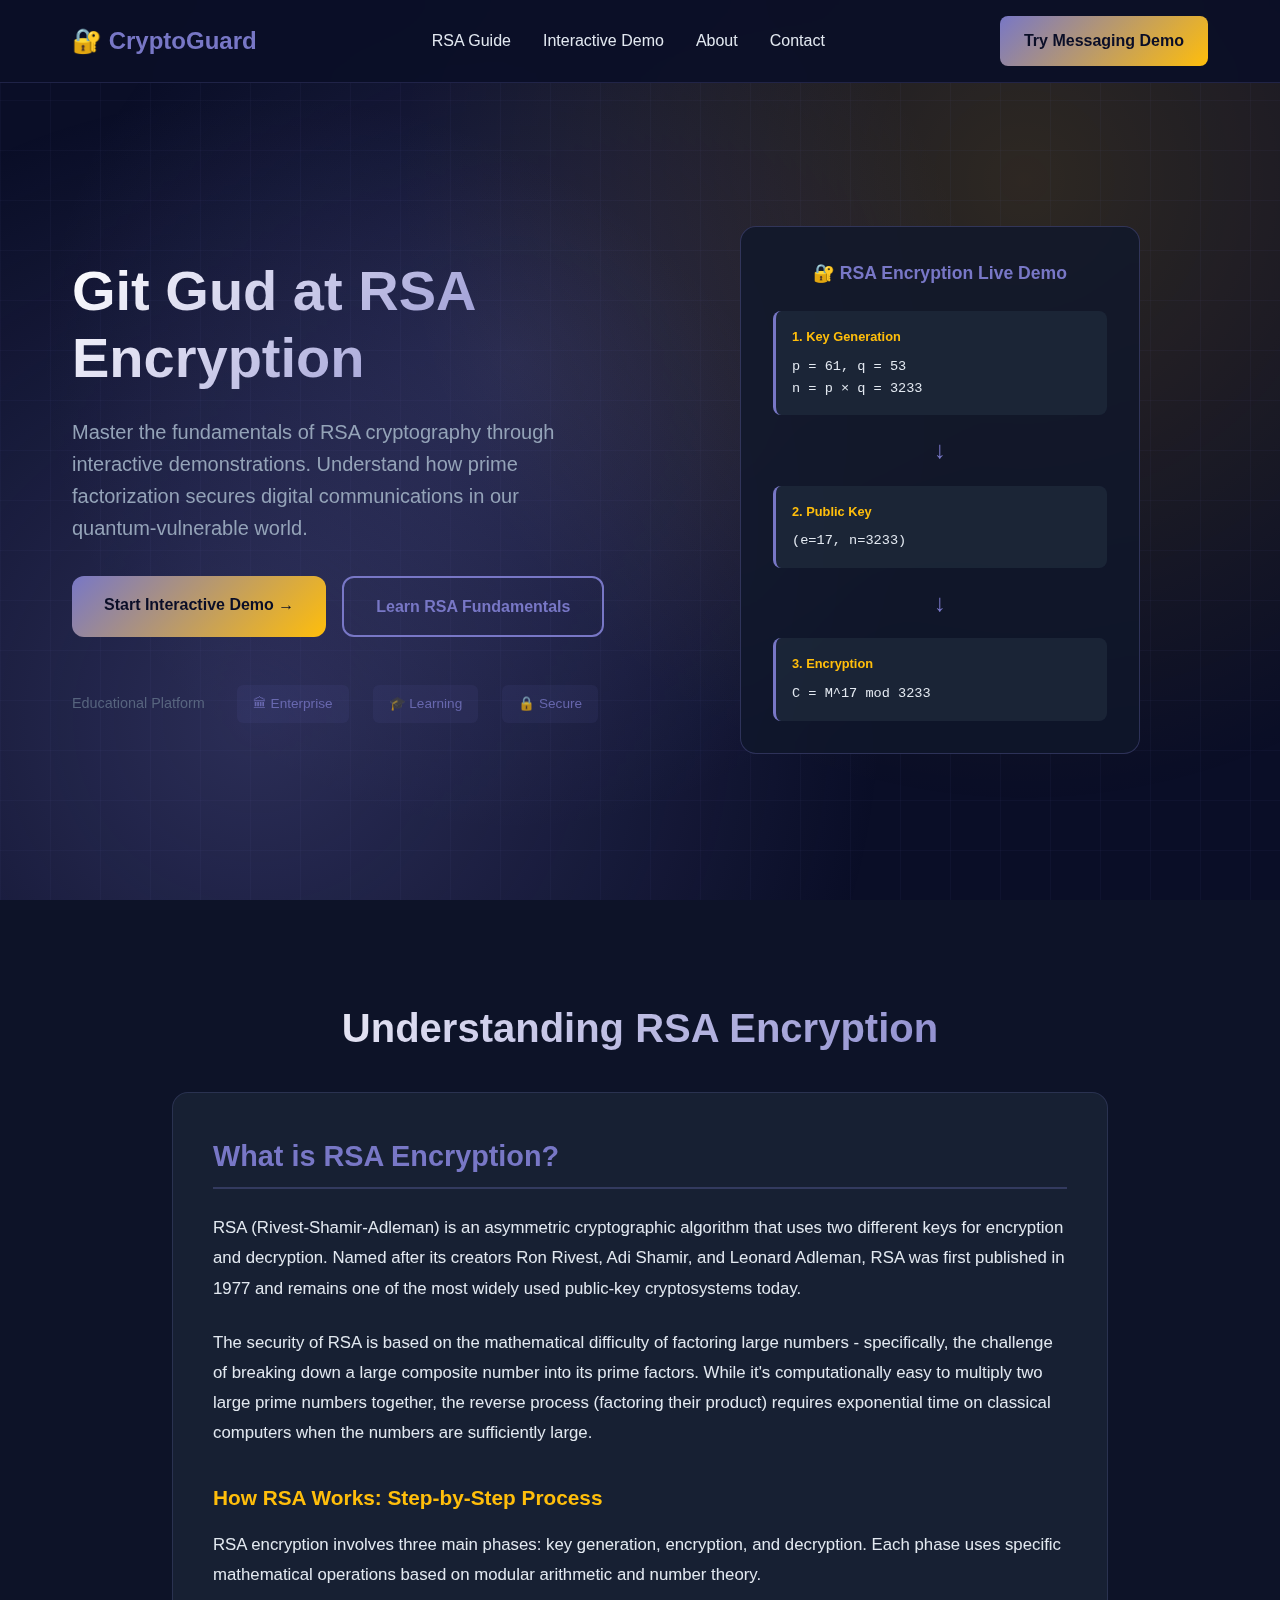
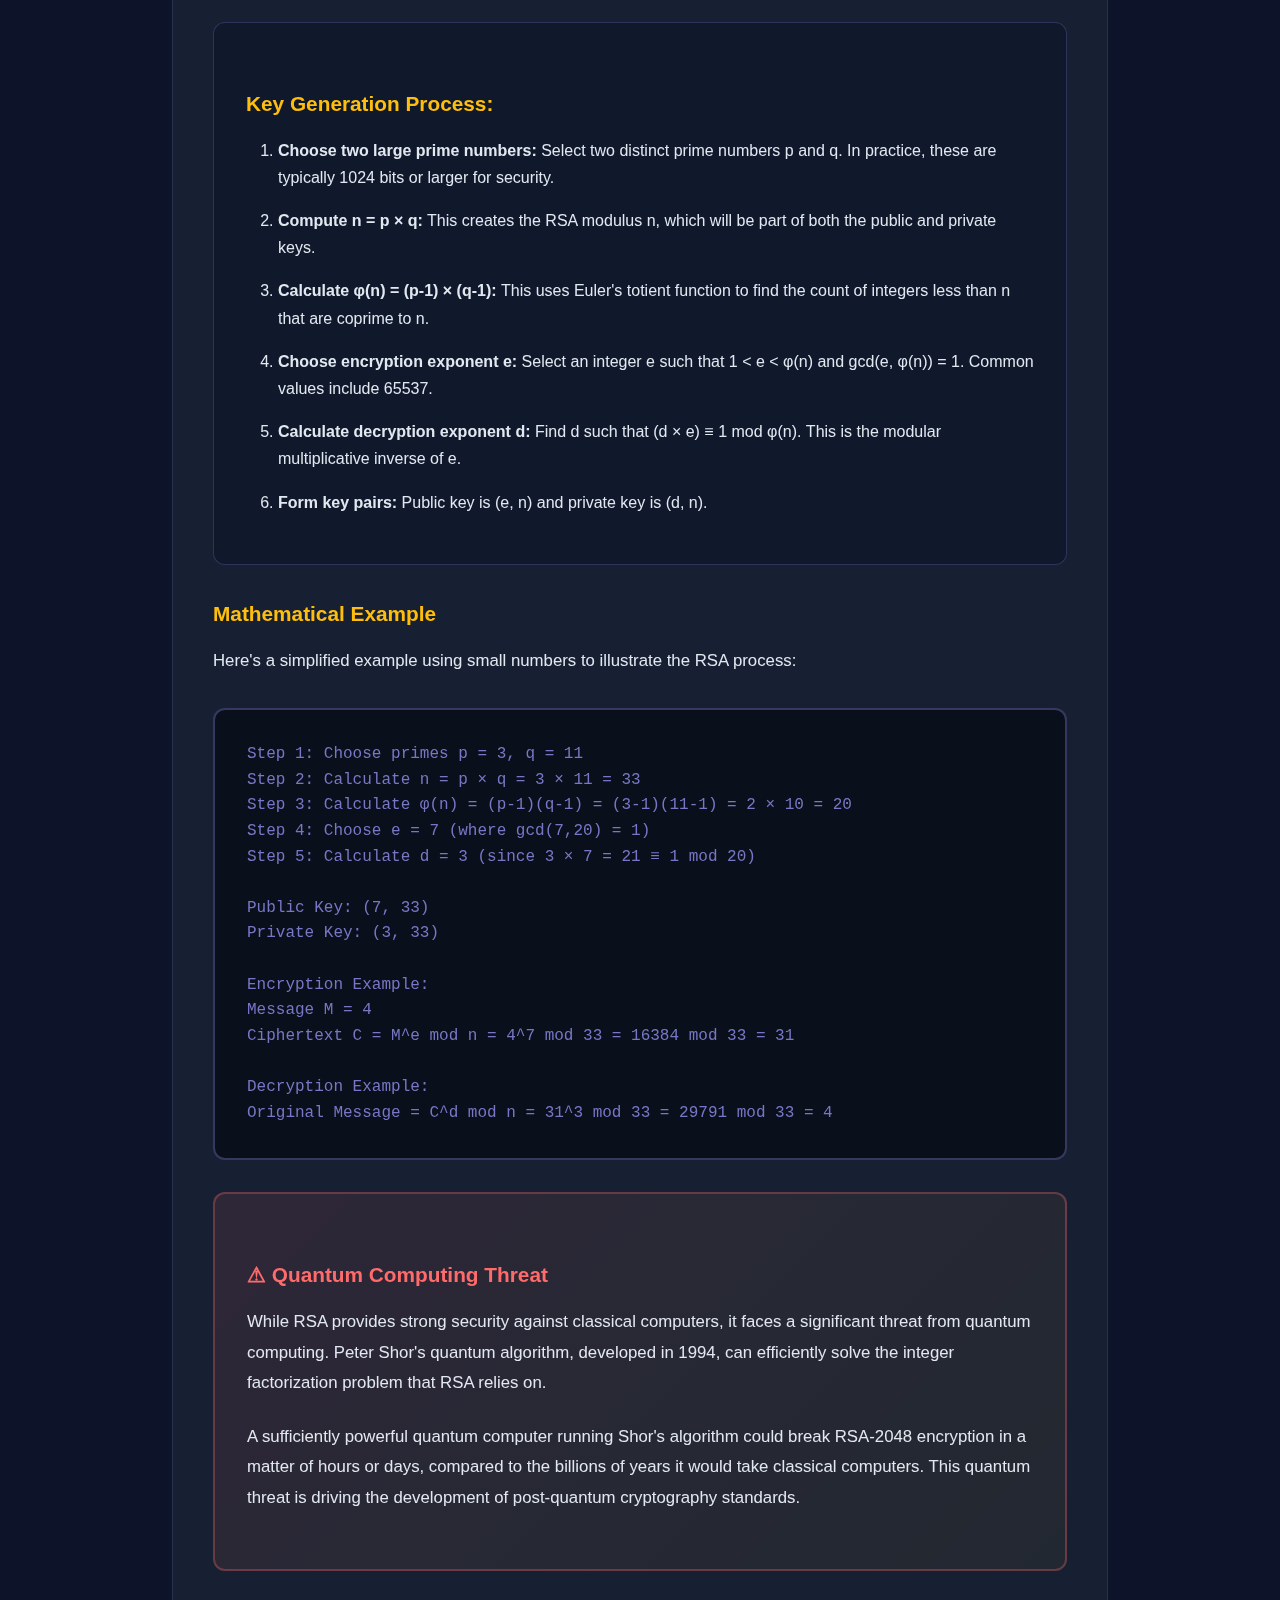
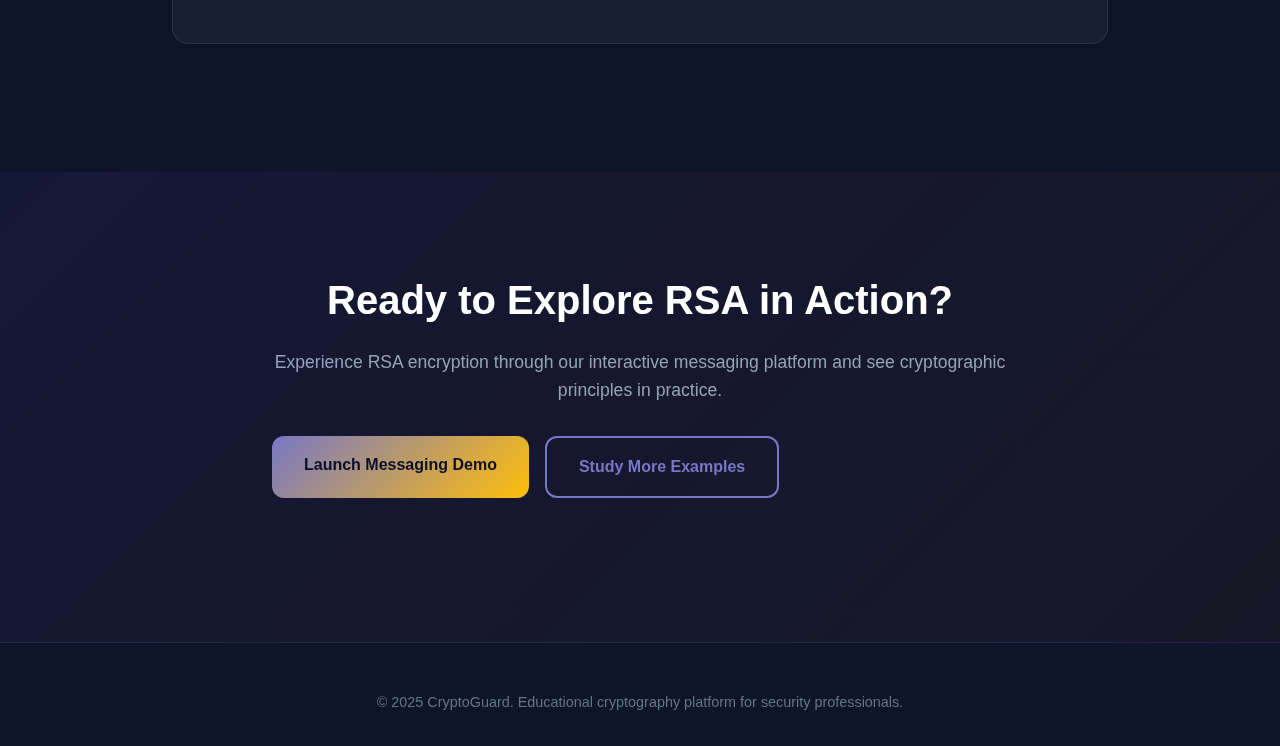
<file: pqc-project/server_a/index.html>
<!DOCTYPE html>
<html lang="en">
<head>
    <meta charset="UTF-8">
    <meta name="viewport" content="width=device-width, initial-scale=1.0">
    <title>CryptoGuard - RSA Encryption Solutions</title>
    <style>
        * {
            margin: 0;
            padding: 0;
            box-sizing: border-box;
        }

        body {
            font-family: -apple-system, BlinkMacSystemFont, 'Segoe UI', 'SF Pro Display', sans-serif;
            background: #0a0e27;
            color: #ffffff;
            line-height: 1.6;
            overflow-x: hidden;
        }

        /* Background animations (same as before) */
        .background-animation {
            position: fixed;
            top: 0;
            left: 0;
            width: 100%;
            height: 100%;
            background: radial-gradient(circle at 20% 80%, rgba(120, 119, 198, 0.3) 0%, transparent 50%),
                        radial-gradient(circle at 80% 20%, rgba(255, 190, 11, 0.15) 0%, transparent 50%),
                        radial-gradient(circle at 40% 40%, rgba(120, 119, 198, 0.2) 0%, transparent 50%);
            z-index: -2;
        }

        .grid-pattern {
            position: fixed;
            top: 0;
            left: 0;
            width: 100%;
            height: 100%;
            background-image: 
                linear-gradient(rgba(120, 119, 198, 0.1) 1px, transparent 1px),
                linear-gradient(90deg, rgba(120, 119, 198, 0.1) 1px, transparent 1px);
            background-size: 50px 50px;
            z-index: -1;
            opacity: 0.5;
        }

        /* Navigation */
        .navbar {
            position: fixed;
            top: 0;
            left: 0;
            right: 0;
            background: rgba(10, 14, 39, 0.9);
            backdrop-filter: blur(20px);
            border-bottom: 1px solid rgba(120, 119, 198, 0.2);
            z-index: 1000;
            padding: 1rem 0;
        }

        .nav-container {
            max-width: 1200px;
            margin: 0 auto;
            display: flex;
            justify-content: space-between;
            align-items: center;
            padding: 0 2rem;
        }

        .logo {
            font-size: 1.5rem;
            font-weight: 700;
            color: #7877c6;
            text-decoration: none;
        }

        .nav-links {
            display: flex;
            list-style: none;
            gap: 2rem;
        }

        .nav-links a {
            color: #e2e8f0;
            text-decoration: none;
            font-weight: 500;
            transition: color 0.3s ease;
        }

        .nav-links a:hover {
            color: #7877c6;
        }

        .cta-button {
            background: linear-gradient(135deg, #7877c6, #ffbe0b);
            border: none;
            padding: 0.75rem 1.5rem;
            border-radius: 8px;
            color: #0a0e27;
            font-weight: 600;
            text-decoration: none;
            transition: transform 0.3s ease;
        }

        .cta-button:hover {
            transform: translateY(-2px);
        }

        /* Hero Section */
        .hero {
            min-height: 100vh;
            display: flex;
            align-items: center;
            padding-top: 80px;
        }

        .hero-container {
            max-width: 1200px;
            margin: 0 auto;
            padding: 0 2rem;
            display: grid;
            grid-template-columns: 1fr 1fr;
            gap: 4rem;
            align-items: center;
        }

        .hero-content h1 {
            font-size: 3.5rem;
            font-weight: 700;
            margin-bottom: 1.5rem;
            background: linear-gradient(135deg, #ffffff, #7877c6);
            -webkit-background-clip: text;
            -webkit-text-fill-color: transparent;
            background-clip: text;
            line-height: 1.2;
        }

        .hero-subtitle {
            font-size: 1.25rem;
            color: #94a3b8;
            margin-bottom: 2rem;
            font-weight: 400;
        }

        .hero-buttons {
            display: flex;
            gap: 1rem;
            margin-bottom: 3rem;
            justify-content: flex-start;
        }

        .btn-primary {
            background: linear-gradient(135deg, #7877c6, #ffbe0b);
            border: none;
            padding: 1rem 2rem;
            border-radius: 12px;
            color: #0a0e27;
            font-weight: 600;
            font-size: 1rem;
            text-decoration: none;
            display: inline-block;
            transition: all 0.3s ease;
        }

        .btn-primary:hover {
            transform: translateY(-3px);
            box-shadow: 0 20px 40px rgba(120, 119, 198, 0.3);
        }

        .btn-secondary {
            border: 2px solid #7877c6;
            background: transparent;
            padding: 1rem 2rem;
            border-radius: 12px;
            color: #7877c6;
            font-weight: 600;
            font-size: 1rem;
            text-decoration: none;
            display: inline-block;
            transition: all 0.3s ease;
        }

        .btn-secondary:hover {
            background: #7877c6;
            color: #0a0e27;
        }

        .trust-indicators {
            display: flex;
            align-items: center;
            gap: 2rem;
            opacity: 0.8;
        }

        .trust-text {
            color: #64748b;
            font-size: 0.9rem;
        }

        .trust-logos {
            display: flex;
            gap: 1.5rem;
            align-items: center;
        }

        .trust-logos span {
            padding: 0.5rem 1rem;
            background: rgba(120, 119, 198, 0.1);
            border-radius: 6px;
            font-size: 0.85rem;
            color: #7877c6;
        }

        /* Hero Visual */
        .hero-visual {
            position: relative;
            height: 500px;
            display: flex;
            align-items: center;
            justify-content: center;
        }

        .encryption-demo {
            background: rgba(15, 23, 42, 0.8);
            border: 1px solid rgba(120, 119, 198, 0.3);
            border-radius: 16px;
            padding: 2rem;
            width: 100%;
            max-width: 400px;
            backdrop-filter: blur(20px);
        }

        .demo-header {
            color: #7877c6;
            font-size: 1.1rem;
            font-weight: 600;
            margin-bottom: 1.5rem;
            text-align: center;
        }

        .encryption-flow {
            display: flex;
            flex-direction: column;
            gap: 1rem;
        }

        .flow-step {
            background: rgba(30, 41, 59, 0.8);
            border-radius: 8px;
            padding: 1rem;
            border-left: 3px solid #7877c6;
        }

        .step-label {
            color: #ffbe0b;
            font-size: 0.8rem;
            font-weight: 600;
            margin-bottom: 0.5rem;
        }

        .step-content {
            font-family: 'Monaco', 'Consolas', monospace;
            font-size: 0.85rem;
            color: #e2e8f0;
        }

        .animated-arrow {
            text-align: center;
            color: #7877c6;
            font-size: 1.5rem;
            animation: pulse 2s infinite;
        }

        @keyframes pulse {
            0%, 100% { opacity: 0.5; }
            50% { opacity: 1; }
        }

        /* Detailed Explanation Section */
        .explanation-section {
            padding: 6rem 0;
            background: rgba(15, 23, 42, 0.5);
        }

        .explanation-container {
            max-width: 1000px;
            margin: 0 auto;
            padding: 0 2rem;
        }

        .explanation-title {
            font-size: 2.5rem;
            font-weight: 700;
            margin-bottom: 2rem;
            text-align: center;
            background: linear-gradient(135deg, #ffffff, #7877c6);
            -webkit-background-clip: text;
            -webkit-text-fill-color: transparent;
            background-clip: text;
        }

        .crypto-section {
            background: rgba(30, 41, 59, 0.6);
            border: 1px solid rgba(120, 119, 198, 0.2);
            border-radius: 16px;
            padding: 2.5rem;
            margin-bottom: 2rem;
            backdrop-filter: blur(10px);
        }

        .crypto-section h3 {
            color: #7877c6;
            font-size: 1.8rem;
            margin-bottom: 1.5rem;
            border-bottom: 2px solid rgba(120, 119, 198, 0.3);
            padding-bottom: 0.5rem;
        }

        .crypto-section h4 {
            color: #ffbe0b;
            font-size: 1.3rem;
            margin-bottom: 1rem;
            margin-top: 2rem;
        }

        .crypto-section p {
            color: #e2e8f0;
            line-height: 1.8;
            margin-bottom: 1.5rem;
            font-size: 1.05rem;
        }

        .rsa-steps {
            background: rgba(15, 23, 42, 0.8);
            border-radius: 12px;
            padding: 2rem;
            margin: 2rem 0;
            border: 1px solid rgba(120, 119, 198, 0.3);
        }

        .rsa-steps ol {
            color: #e2e8f0;
            margin-left: 2rem;
        }

        .rsa-steps li {
            margin-bottom: 1rem;
            line-height: 1.7;
            font-size: 1rem;
        }

        .math-example {
            background: rgba(10, 14, 27, 0.9);
            border: 2px solid rgba(120, 119, 198, 0.4);
            border-radius: 12px;
            padding: 2rem;
            font-family: 'Monaco', 'Consolas', monospace;
            color: #7877c6;
            margin: 2rem 0;
            white-space: pre-line;
            font-size: 1rem;
            line-height: 1.6;
        }

        .vulnerability-box {
            background: linear-gradient(135deg, rgba(255, 107, 107, 0.1), rgba(255, 190, 11, 0.05));
            border: 2px solid rgba(255, 107, 107, 0.3);
            border-radius: 12px;
            padding: 2rem;
            margin: 2rem 0;
        }

        .vulnerability-box h4 {
            color: #ff6b6b;
            margin-bottom: 1rem;
        }

        .vulnerability-box p {
            color: #e2e8f0;
        }

        /* CTA Section */
        .cta-section {
            padding: 6rem 0;
            background: linear-gradient(135deg, rgba(120, 119, 198, 0.1), rgba(255, 190, 11, 0.05));
        }

        .cta-container {
            max-width: 800px;
            margin: 0 auto;
            padding: 0 2rem;
            text-align: center;
        }

        .cta-title {
            font-size: 2.5rem;
            font-weight: 700;
            margin-bottom: 1rem;
            color: #ffffff;
        }

        .cta-description {
            font-size: 1.1rem;
            color: #94a3b8;
            margin-bottom: 2rem;
        }

        /* Footer */
        .footer {
            background: rgba(15, 23, 42, 0.8);
            border-top: 1px solid rgba(120, 119, 198, 0.2);
            padding: 3rem 0 2rem;
        }

        .footer-container {
            max-width: 1200px;
            margin: 0 auto;
            padding: 0 2rem;
            text-align: center;
        }

        .footer-text {
            color: #64748b;
            font-size: 0.9rem;
        }

        /* Responsive Design */
        @media (max-width: 768px) {
            .hero-container {
                grid-template-columns: 1fr;
                gap: 2rem;
            }

            .hero-content h1 {
                font-size: 2.5rem;
            }

            .hero-buttons {
                flex-direction: column;
                align-items: flex-start;
            }

            .nav-links {
                display: none;
            }
        }
    </style>
</head>
<body>
    <div class="background-animation"></div>
    <div class="grid-pattern"></div>

    <!-- Navigation -->
    <nav class="navbar">
        <div class="nav-container">
            <a href="#" class="logo">🔐 CryptoGuard</a>
            <ul class="nav-links">
                <li><a href="#explanation">RSA Guide</a></li>
                <li><a href="#demo">Interactive Demo</a></li>
                <li><a href="#about">About</a></li>
                <li><a href="#contact">Contact</a></li>
            </ul>
            <a href="messaging.html" class="cta-button">Try Messaging Demo</a>
        </div>
    </nav>

    <!-- Hero Section -->
    <section class="hero">
        <div class="hero-container">
            <div class="hero-content">
                <h1>Git Gud at RSA Encryption</h1>
                <p class="hero-subtitle">Master the fundamentals of RSA cryptography through interactive demonstrations. Understand how prime factorization secures digital communications in our quantum-vulnerable world.</p>
                
                <div class="hero-buttons">
                    <a href="messaging.html" class="btn-primary">Start Interactive Demo →</a>
                    <a href="#explanation" class="btn-secondary">Learn RSA Fundamentals</a>
                </div>

                <div class="trust-indicators">
                    <span class="trust-text">Educational Platform</span>
                    <div class="trust-logos">
                        <span>🏛 Enterprise</span>
                        <span>🎓 Learning</span>
                        <span>🔒 Secure</span>
                    </div>
                </div>
            </div>

            <div class="hero-visual">
                <div class="encryption-demo">
                    <div class="demo-header">🔐 RSA Encryption Live Demo</div>
                    <div class="encryption-flow">
                        <div class="flow-step">
                            <div class="step-label">1. Key Generation</div>
                            <div class="step-content">p = 61, q = 53<br>n = p × q = 3233</div>
                        </div>
                        <div class="animated-arrow">↓</div>
                        <div class="flow-step">
                            <div class="step-label">2. Public Key</div>
                            <div class="step-content">(e=17, n=3233)</div>
                        </div>
                        <div class="animated-arrow">↓</div>
                        <div class="flow-step">
                            <div class="step-label">3. Encryption</div>
                            <div class="step-content">C = M^17 mod 3233</div>
                        </div>
                    </div>
                </div>
            </div>
        </div>
    </section>

    <!-- (Rest of the explanation section remains the same...) -->
    <section class="explanation-section" id="explanation">
        <div class="explanation-container">
            <h2 class="explanation-title">Understanding RSA Encryption</h2>
            
            <div class="crypto-section">
                <h3>What is RSA Encryption?</h3>
                <p>RSA (Rivest-Shamir-Adleman) is an asymmetric cryptographic algorithm that uses two different keys for encryption and decryption. Named after its creators Ron Rivest, Adi Shamir, and Leonard Adleman, RSA was first published in 1977 and remains one of the most widely used public-key cryptosystems today.</p>
                
                <p>The security of RSA is based on the mathematical difficulty of factoring large numbers - specifically, the challenge of breaking down a large composite number into its prime factors. While it's computationally easy to multiply two large prime numbers together, the reverse process (factoring their product) requires exponential time on classical computers when the numbers are sufficiently large.</p>

                <h4>How RSA Works: Step-by-Step Process</h4>
                <p>RSA encryption involves three main phases: key generation, encryption, and decryption. Each phase uses specific mathematical operations based on modular arithmetic and number theory.</p>

                <div class="rsa-steps">
                    <h4>Key Generation Process:</h4>
                    <ol>
                        <li><strong>Choose two large prime numbers:</strong> Select two distinct prime numbers p and q. In practice, these are typically 1024 bits or larger for security.</li>
                        <li><strong>Compute n = p × q:</strong> This creates the RSA modulus n, which will be part of both the public and private keys.</li>
                        <li><strong>Calculate φ(n) = (p-1) × (q-1):</strong> This uses Euler's totient function to find the count of integers less than n that are coprime to n.</li>
                        <li><strong>Choose encryption exponent e:</strong> Select an integer e such that 1 < e < φ(n) and gcd(e, φ(n)) = 1. Common values include 65537.</li>
                        <li><strong>Calculate decryption exponent d:</strong> Find d such that (d × e) ≡ 1 mod φ(n). This is the modular multiplicative inverse of e.</li>
                        <li><strong>Form key pairs:</strong> Public key is (e, n) and private key is (d, n).</li>
                    </ol>
                </div>

                <h4>Mathematical Example</h4>
                <p>Here's a simplified example using small numbers to illustrate the RSA process:</p>

                <div class="math-example">Step 1: Choose primes p = 3, q = 11
Step 2: Calculate n = p × q = 3 × 11 = 33
Step 3: Calculate φ(n) = (p-1)(q-1) = (3-1)(11-1) = 2 × 10 = 20
Step 4: Choose e = 7 (where gcd(7,20) = 1)
Step 5: Calculate d = 3 (since 3 × 7 = 21 ≡ 1 mod 20)

Public Key: (7, 33)
Private Key: (3, 33)

Encryption Example:
Message M = 4
Ciphertext C = M^e mod n = 4^7 mod 33 = 16384 mod 33 = 31

Decryption Example:
Original Message = C^d mod n = 31^3 mod 33 = 29791 mod 33 = 4</div>

                <div class="vulnerability-box">
                    <h4>⚠ Quantum Computing Threat</h4>
                    <p>While RSA provides strong security against classical computers, it faces a significant threat from quantum computing. Peter Shor's quantum algorithm, developed in 1994, can efficiently solve the integer factorization problem that RSA relies on.</p>
                    
                    <p>A sufficiently powerful quantum computer running Shor's algorithm could break RSA-2048 encryption in a matter of hours or days, compared to the billions of years it would take classical computers. This quantum threat is driving the development of post-quantum cryptography standards.</p>
                </div>
            </div>
        </div>
    </section>

    <!-- CTA Section -->
    <section class="cta-section">
        <div class="cta-container">
            <h2 class="cta-title">Ready to Explore RSA in Action?</h2>
            <p class="cta-description">Experience RSA encryption through our interactive messaging platform and see cryptographic principles in practice.</p>
            <div class="hero-buttons">
                <a href="messaging.html" class="btn-primary">Launch Messaging Demo</a>
                <a href="#explanation" class="btn-secondary">Study More Examples</a>
            </div>
        </div>
    </section>

    <!-- Footer -->
    <footer class="footer">
        <div class="footer-container">
            <p class="footer-text">© 2025 CryptoGuard. Educational cryptography platform for security professionals.</p>
        </div>
    </footer>
</body>
</html>
</file>
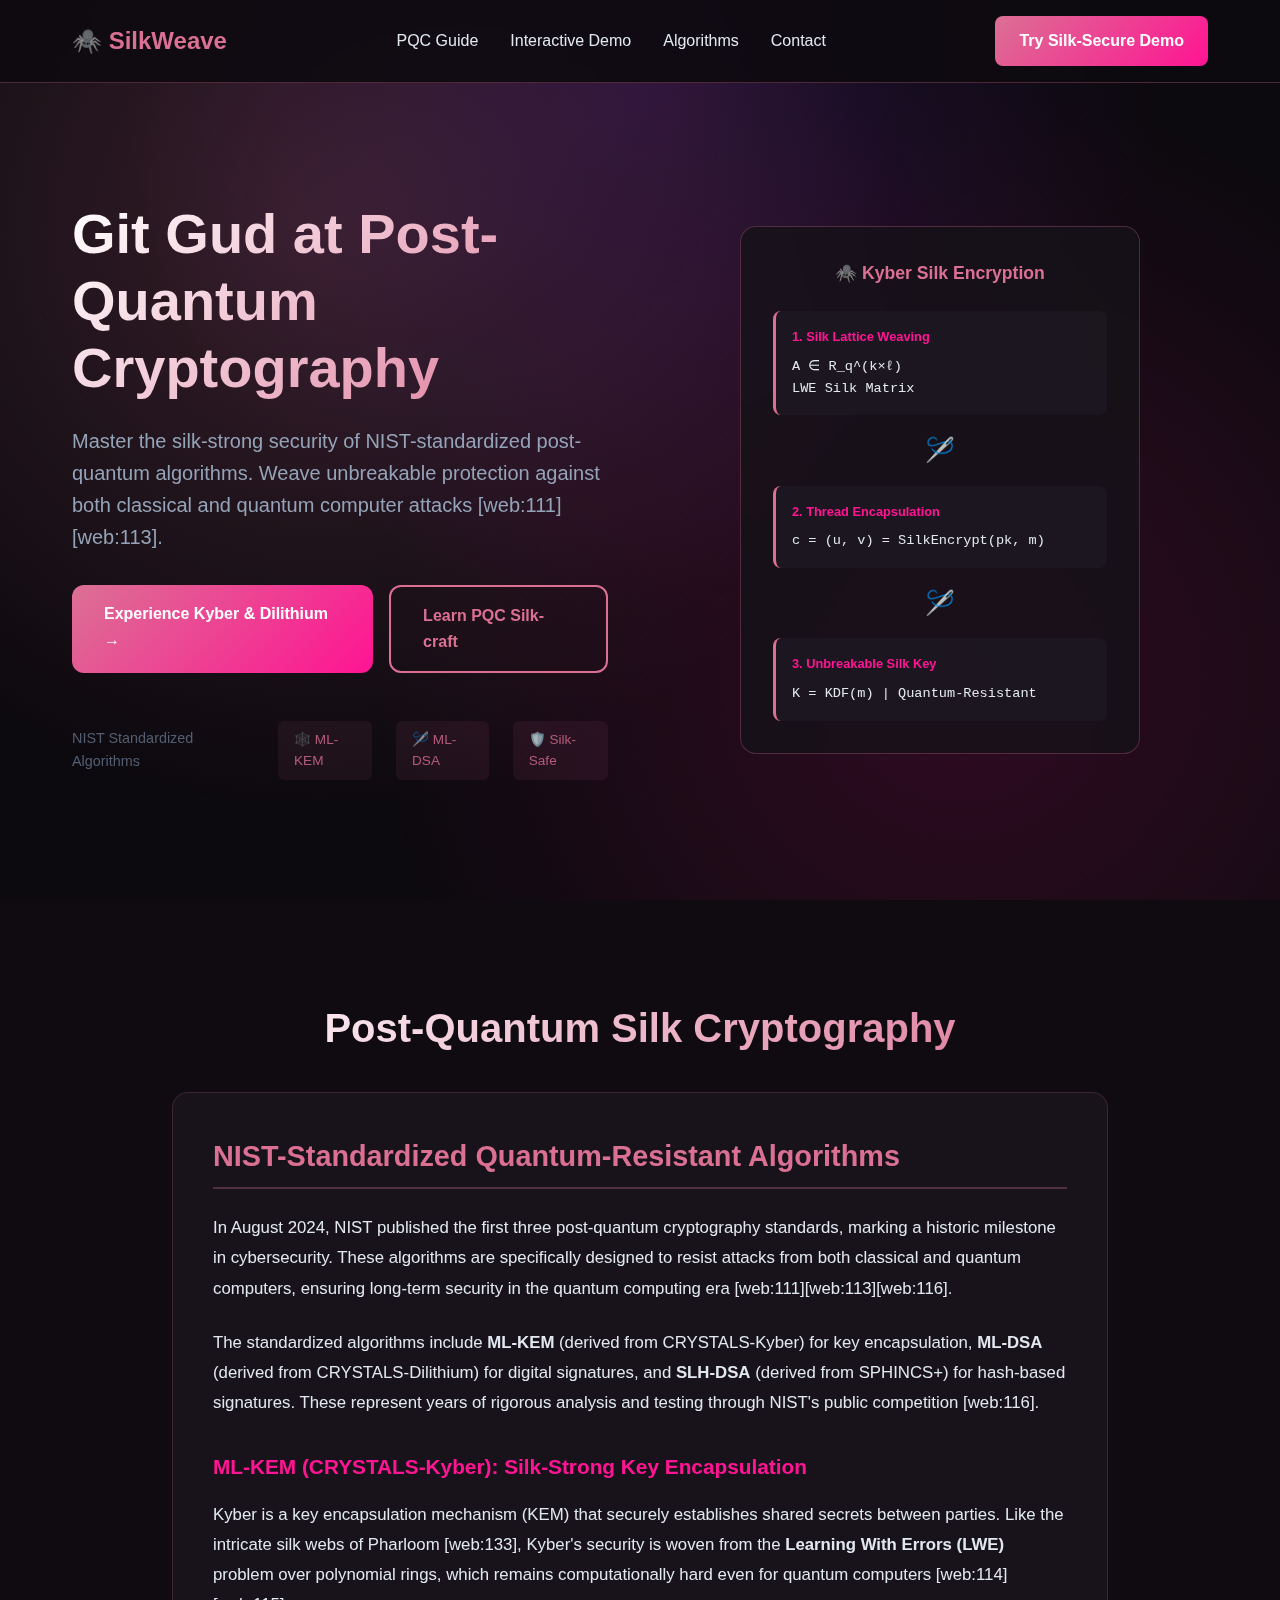
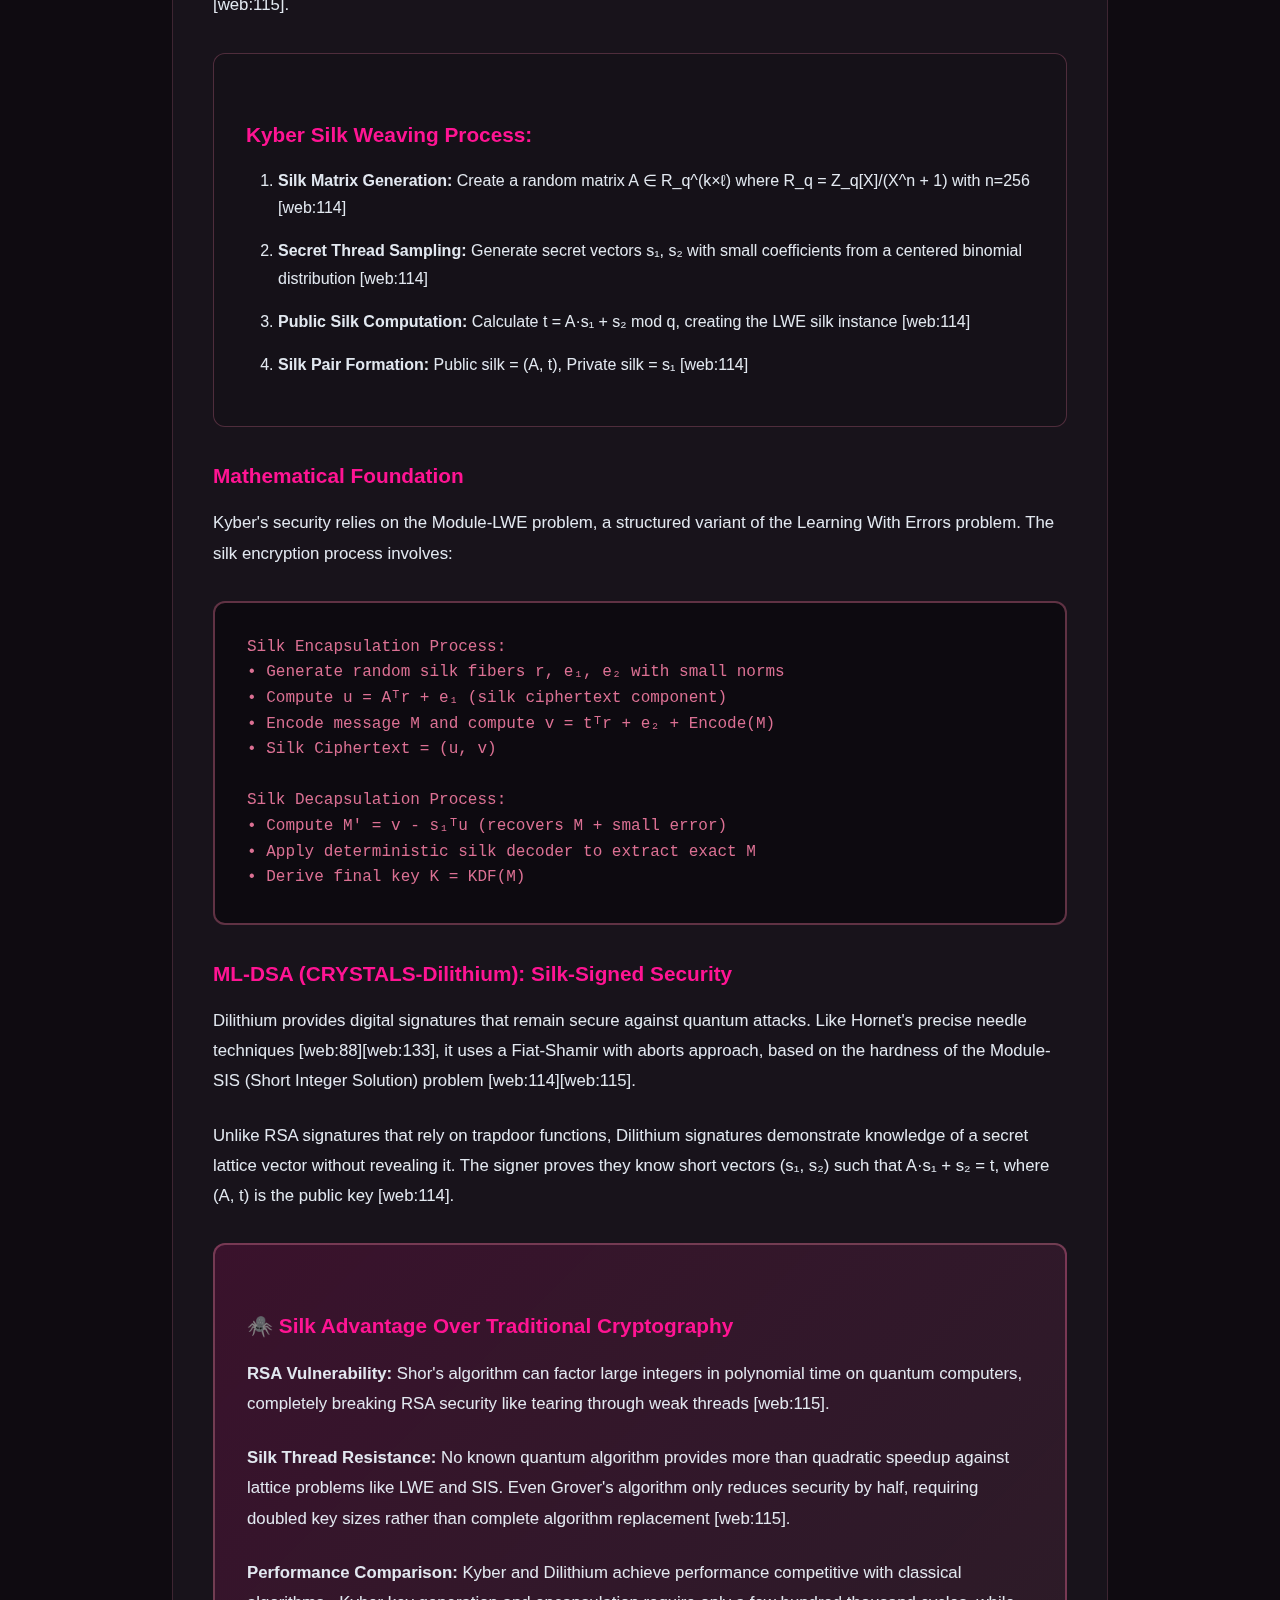
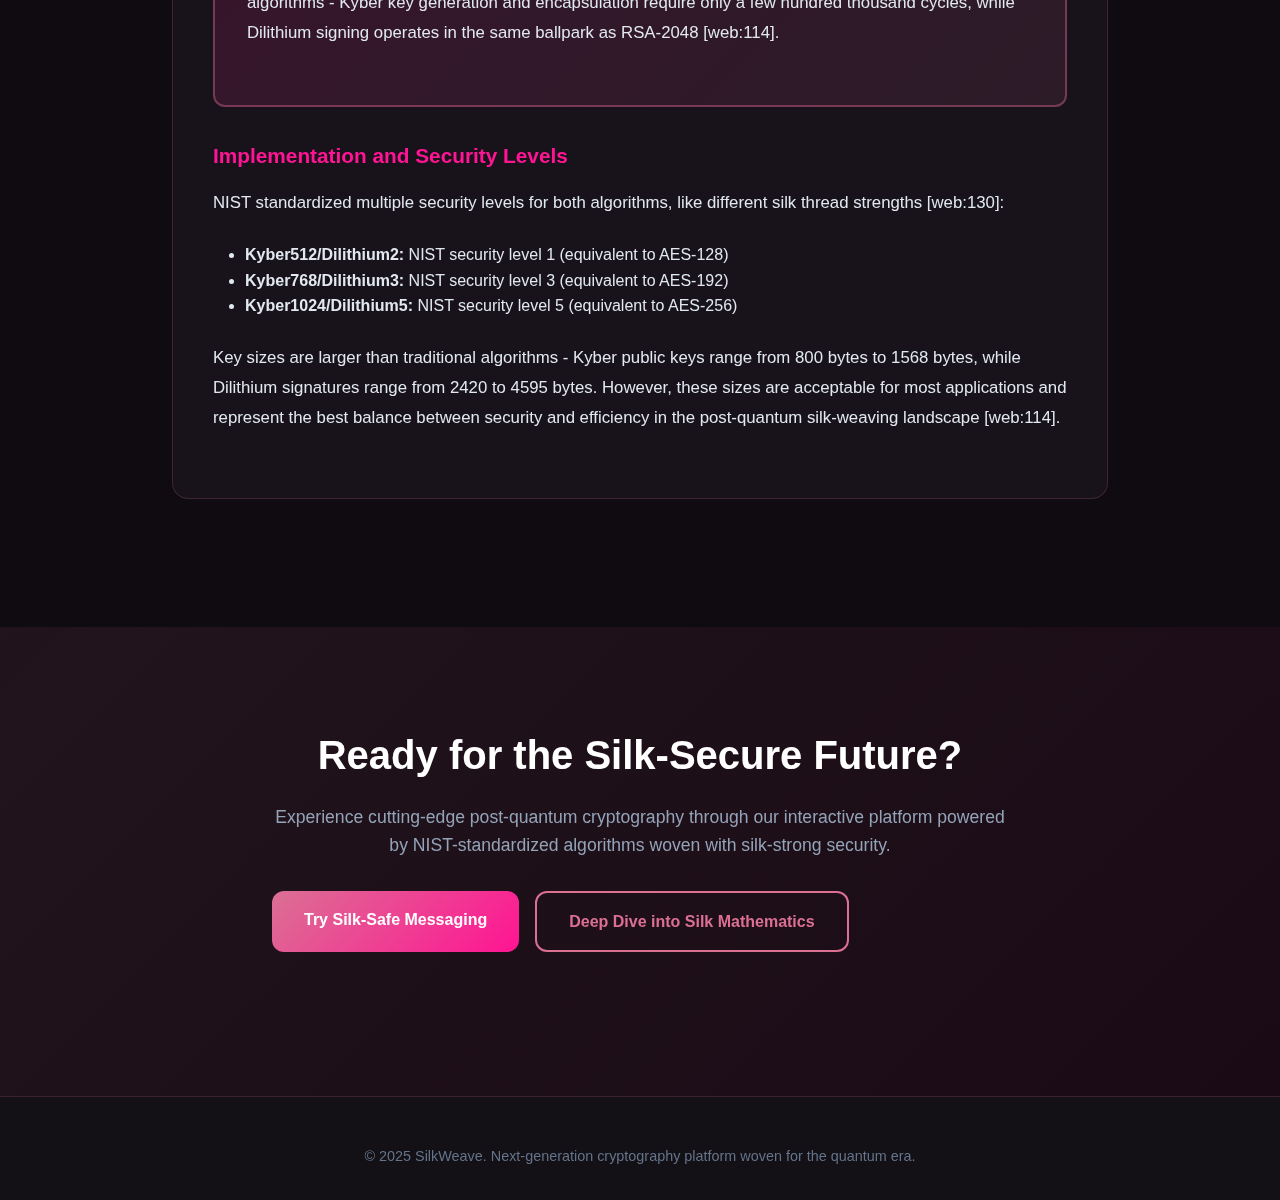
<file: pqc-project/server_b/index.html>
<!DOCTYPE html>
<html lang="en">
<head>
    <meta charset="UTF-8">
    <meta name="viewport" content="width=device-width, initial-scale=1.0">
    <title>SilkWeave - Post-Quantum Cryptography</title>
    <style>
        * {
            margin: 0;
            padding: 0;
            box-sizing: border-box;
        }

        body {
            font-family: -apple-system, BlinkMacSystemFont, 'Segoe UI', 'SF Pro Display', sans-serif;
            background: #0d0a0f;
            color: #ffffff;
            line-height: 1.6;
            overflow-x: hidden;
        }

        /* Silk/Thread animations - Silksong aesthetic */
        .silk-background {
            position: fixed;
            top: 0;
            left: 0;
            width: 100%;
            height: 100%;
            background: radial-gradient(circle at 25% 25%, rgba(219, 112, 147, 0.2) 0%, transparent 50%),
                        radial-gradient(circle at 75% 75%, rgba(255, 20, 147, 0.15) 0%, transparent 50%),
                        radial-gradient(circle at 50% 10%, rgba(138, 43, 226, 0.18) 0%, transparent 50%);
            z-index: -2;
        }

        .silk-threads {
            position: fixed;
            top: 0;
            left: 0;
            width: 100%;
            height: 100%;
            background-image: 
                linear-gradient(45deg, rgba(219, 112, 147, 0.1) 1px, transparent 1px),
                linear-gradient(-45deg, rgba(255, 20, 147, 0.08) 1px, transparent 1px);
            background-size: 40px 40px;
            z-index: -1;
            opacity: 0.6;
            animation: silkFlow 12s ease-in-out infinite;
        }

        @keyframes silkFlow {
            0%, 100% { transform: translate(0, 0) scale(1); opacity: 0.6; }
            50% { transform: translate(20px, -20px) scale(1.05); opacity: 0.8; }
        }

        /* Navigation */
        .navbar {
            position: fixed;
            top: 0;
            left: 0;
            right: 0;
            background: rgba(13, 10, 15, 0.9);
            backdrop-filter: blur(20px);
            border-bottom: 1px solid rgba(219, 112, 147, 0.3);
            z-index: 1000;
            padding: 1rem 0;
        }

        .nav-container {
            max-width: 1200px;
            margin: 0 auto;
            display: flex;
            justify-content: space-between;
            align-items: center;
            padding: 0 2rem;
        }

        .logo {
            font-size: 1.5rem;
            font-weight: 700;
            color: #db7093;
            text-decoration: none;
        }

        .nav-links {
            display: flex;
            list-style: none;
            gap: 2rem;
        }

        .nav-links a {
            color: #e2e8f0;
            text-decoration: none;
            font-weight: 500;
            transition: color 0.3s ease;
        }

        .nav-links a:hover {
            color: #db7093;
        }

        .cta-button {
            background: linear-gradient(135deg, #db7093, #ff1493);
            border: none;
            padding: 0.75rem 1.5rem;
            border-radius: 8px;
            color: #ffffff;
            font-weight: 600;
            text-decoration: none;
            transition: transform 0.3s ease;
        }

        .cta-button:hover {
            transform: translateY(-2px);
        }

        /* Hero Section */
        .hero {
            min-height: 100vh;
            display: flex;
            align-items: center;
            padding-top: 80px;
        }

        .hero-container {
            max-width: 1200px;
            margin: 0 auto;
            padding: 0 2rem;
            display: grid;
            grid-template-columns: 1fr 1fr;
            gap: 4rem;
            align-items: center;
        }

        .hero-content h1 {
            font-size: 3.5rem;
            font-weight: 700;
            margin-bottom: 1.5rem;
            background: linear-gradient(135deg, #ffffff, #db7093);
            -webkit-background-clip: text;
            -webkit-text-fill-color: transparent;
            background-clip: text;
            line-height: 1.2;
        }

        .hero-subtitle {
            font-size: 1.25rem;
            color: #94a3b8;
            margin-bottom: 2rem;
            font-weight: 400;
        }

        .hero-buttons {
            display: flex;
            gap: 1rem;
            margin-bottom: 3rem;
            justify-content: flex-start;
        }

        .btn-primary {
            background: linear-gradient(135deg, #db7093, #ff1493);
            border: none;
            padding: 1rem 2rem;
            border-radius: 12px;
            color: #ffffff;
            font-weight: 600;
            font-size: 1rem;
            text-decoration: none;
            display: inline-block;
            transition: all 0.3s ease;
        }

        .btn-primary:hover {
            transform: translateY(-3px);
            box-shadow: 0 20px 40px rgba(219, 112, 147, 0.3);
        }

        .btn-secondary {
            border: 2px solid #db7093;
            background: transparent;
            padding: 1rem 2rem;
            border-radius: 12px;
            color: #db7093;
            font-weight: 600;
            font-size: 1rem;
            text-decoration: none;
            display: inline-block;
            transition: all 0.3s ease;
        }

        .btn-secondary:hover {
            background: #db7093;
            color: #ffffff;
        }

        .trust-indicators {
            display: flex;
            align-items: center;
            gap: 2rem;
            opacity: 0.8;
        }

        .trust-text {
            color: #64748b;
            font-size: 0.9rem;
        }

        .trust-logos {
            display: flex;
            gap: 1.5rem;
            align-items: center;
        }

        .trust-logos span {
            padding: 0.5rem 1rem;
            background: rgba(219, 112, 147, 0.1);
            border-radius: 6px;
            font-size: 0.85rem;
            color: #db7093;
        }

        /* Hero Visual */
        .hero-visual {
            position: relative;
            height: 500px;
            display: flex;
            align-items: center;
            justify-content: center;
        }

        .silk-demo {
            background: rgba(21, 18, 24, 0.8);
            border: 1px solid rgba(219, 112, 147, 0.3);
            border-radius: 16px;
            padding: 2rem;
            width: 100%;
            max-width: 400px;
            backdrop-filter: blur(20px);
        }

        .demo-header {
            color: #db7093;
            font-size: 1.1rem;
            font-weight: 600;
            margin-bottom: 1.5rem;
            text-align: center;
        }

        .silk-flow {
            display: flex;
            flex-direction: column;
            gap: 1rem;
        }

        .flow-step {
            background: rgba(30, 25, 35, 0.8);
            border-radius: 8px;
            padding: 1rem;
            border-left: 3px solid #db7093;
        }

        .step-label {
            color: #ff1493;
            font-size: 0.8rem;
            font-weight: 600;
            margin-bottom: 0.5rem;
        }

        .step-content {
            font-family: 'Monaco', 'Consolas', monospace;
            font-size: 0.85rem;
            color: #e2e8f0;
        }

        .animated-arrow {
            text-align: center;
            color: #db7093;
            font-size: 1.5rem;
            animation: silkPulse 3s infinite;
        }

        @keyframes silkPulse {
            0%, 100% { opacity: 0.5; transform: scale(1) rotate(0deg); }
            50% { opacity: 1; transform: scale(1.1) rotate(5deg); }
        }

        /* Detailed Explanation Section */
        .explanation-section {
            padding: 6rem 0;
            background: rgba(21, 18, 24, 0.3);
        }

        .explanation-container {
            max-width: 1000px;
            margin: 0 auto;
            padding: 0 2rem;
        }

        .explanation-title {
            font-size: 2.5rem;
            font-weight: 700;
            margin-bottom: 2rem;
            text-align: center;
            background: linear-gradient(135deg, #ffffff, #db7093);
            -webkit-background-clip: text;
            -webkit-text-fill-color: transparent;
            background-clip: text;
        }

        .crypto-section {
            background: rgba(30, 25, 35, 0.6);
            border: 1px solid rgba(219, 112, 147, 0.2);
            border-radius: 16px;
            padding: 2.5rem;
            margin-bottom: 2rem;
            backdrop-filter: blur(10px);
        }

        .crypto-section h3 {
            color: #db7093;
            font-size: 1.8rem;
            margin-bottom: 1.5rem;
            border-bottom: 2px solid rgba(219, 112, 147, 0.3);
            padding-bottom: 0.5rem;
        }

        .crypto-section h4 {
            color: #ff1493;
            font-size: 1.3rem;
            margin-bottom: 1rem;
            margin-top: 2rem;
        }

        .crypto-section p {
            color: #e2e8f0;
            line-height: 1.8;
            margin-bottom: 1.5rem;
            font-size: 1.05rem;
        }

        .pqc-steps {
            background: rgba(21, 18, 24, 0.8);
            border-radius: 12px;
            padding: 2rem;
            margin: 2rem 0;
            border: 1px solid rgba(219, 112, 147, 0.3);
        }

        .pqc-steps ol {
            color: #e2e8f0;
            margin-left: 2rem;
        }

        .pqc-steps li {
            margin-bottom: 1rem;
            line-height: 1.7;
            font-size: 1rem;
        }

        .math-example {
            background: rgba(13, 10, 15, 0.9);
            border: 2px solid rgba(219, 112, 147, 0.4);
            border-radius: 12px;
            padding: 2rem;
            font-family: 'Monaco', 'Consolas', monospace;
            color: #db7093;
            margin: 2rem 0;
            white-space: pre-line;
            font-size: 1rem;
            line-height: 1.6;
        }

        .silk-advantage-box {
            background: linear-gradient(135deg, rgba(255, 20, 147, 0.15), rgba(219, 112, 147, 0.1));
            border: 2px solid rgba(219, 112, 147, 0.4);
            border-radius: 12px;
            padding: 2rem;
            margin: 2rem 0;
        }

        .silk-advantage-box h4 {
            color: #ff1493;
            margin-bottom: 1rem;
        }

        .silk-advantage-box p {
            color: #e2e8f0;
        }

        /* CTA Section */
        .cta-section {
            padding: 6rem 0;
            background: linear-gradient(135deg, rgba(219, 112, 147, 0.1), rgba(255, 20, 147, 0.05));
        }

        .cta-container {
            max-width: 800px;
            margin: 0 auto;
            padding: 0 2rem;
            text-align: center;
        }

        .cta-title {
            font-size: 2.5rem;
            font-weight: 700;
            margin-bottom: 1rem;
            color: #ffffff;
        }

        .cta-description {
            font-size: 1.1rem;
            color: #94a3b8;
            margin-bottom: 2rem;
        }

        /* Footer */
        .footer {
            background: rgba(21, 18, 24, 0.8);
            border-top: 1px solid rgba(219, 112, 147, 0.2);
            padding: 3rem 0 2rem;
        }

        .footer-container {
            max-width: 1200px;
            margin: 0 auto;
            padding: 0 2rem;
            text-align: center;
        }

        .footer-text {
            color: #64748b;
            font-size: 0.9rem;
        }

        /* Responsive Design */
        @media (max-width: 768px) {
            .hero-container {
                grid-template-columns: 1fr;
                gap: 2rem;
            }

            .hero-content h1 {
                font-size: 2.5rem;
            }

            .hero-buttons {
                flex-direction: column;
                align-items: flex-start;
            }

            .nav-links {
                display: none;
            }
        }
    </style>
</head>
<body>
    <div class="silk-background"></div>
    <div class="silk-threads"></div>

    <!-- Navigation -->
    <nav class="navbar">
        <div class="nav-container">
            <a href="#" class="logo">🕷️ SilkWeave</a>
            <ul class="nav-links">
                <li><a href="#explanation">PQC Guide</a></li>
                <li><a href="#demo">Interactive Demo</a></li>
                <li><a href="#algorithms">Algorithms</a></li>
                <li><a href="#contact">Contact</a></li>
            </ul>
            <a href="messaging.html" class="cta-button">Try Silk-Secure Demo</a>
        </div>
    </nav>

    <!-- Hero Section -->
    <section class="hero">
        <div class="hero-container">
            <div class="hero-content">
                <h1>Git Gud at Post-Quantum Cryptography</h1>
                <p class="hero-subtitle">Master the silk-strong security of NIST-standardized post-quantum algorithms. Weave unbreakable protection against both classical and quantum computer attacks [web:111][web:113].</p>
                
                <div class="hero-buttons">
                    <a href="messaging.html" class="btn-primary">Experience Kyber & Dilithium →</a>
                    <a href="#explanation" class="btn-secondary">Learn PQC Silk-craft</a>
                </div>

                <div class="trust-indicators">
                    <span class="trust-text">NIST Standardized Algorithms</span>
                    <div class="trust-logos">
                        <span>🕸️ ML-KEM</span>
                        <span>🪡 ML-DSA</span>
                        <span>🛡️ Silk-Safe</span>
                    </div>
                </div>
            </div>

            <div class="hero-visual">
                <div class="silk-demo">
                    <div class="demo-header">🕷️ Kyber Silk Encryption</div>
                    <div class="silk-flow">
                        <div class="flow-step">
                            <div class="step-label">1. Silk Lattice Weaving</div>
                            <div class="step-content">A ∈ R_q^(k×ℓ)<br>LWE Silk Matrix</div>
                        </div>
                        <div class="animated-arrow">🪡</div>
                        <div class="flow-step">
                            <div class="step-label">2. Thread Encapsulation</div>
                            <div class="step-content">c = (u, v) = SilkEncrypt(pk, m)</div>
                        </div>
                        <div class="animated-arrow">🪡</div>
                        <div class="flow-step">
                            <div class="step-label">3. Unbreakable Silk Key</div>
                            <div class="step-content">K = KDF(m) | Quantum-Resistant</div>
                        </div>
                    </div>
                </div>
            </div>
        </div>
    </section>

    <!-- Detailed PQC Explanation -->
    <section class="explanation-section" id="explanation">
        <div class="explanation-container">
            <h2 class="explanation-title">Post-Quantum Silk Cryptography</h2>
            
            <div class="crypto-section">
                <h3>NIST-Standardized Quantum-Resistant Algorithms</h3>
                <p>In August 2024, NIST published the first three post-quantum cryptography standards, marking a historic milestone in cybersecurity. These algorithms are specifically designed to resist attacks from both classical and quantum computers, ensuring long-term security in the quantum computing era [web:111][web:113][web:116].</p>
                
                <p>The standardized algorithms include <strong>ML-KEM</strong> (derived from CRYSTALS-Kyber) for key encapsulation, <strong>ML-DSA</strong> (derived from CRYSTALS-Dilithium) for digital signatures, and <strong>SLH-DSA</strong> (derived from SPHINCS+) for hash-based signatures. These represent years of rigorous analysis and testing through NIST's public competition [web:116].</p>

                <h4>ML-KEM (CRYSTALS-Kyber): Silk-Strong Key Encapsulation</h4>
                <p>Kyber is a key encapsulation mechanism (KEM) that securely establishes shared secrets between parties. Like the intricate silk webs of Pharloom [web:133], Kyber's security is woven from the <strong>Learning With Errors (LWE)</strong> problem over polynomial rings, which remains computationally hard even for quantum computers [web:114][web:115].</p>
                
                <div class="pqc-steps">
                    <h4>Kyber Silk Weaving Process:</h4>
                    <ol>
                        <li><strong>Silk Matrix Generation:</strong> Create a random matrix A ∈ R_q^(k×ℓ) where R_q = Z_q[X]/(X^n + 1) with n=256 [web:114]</li>
                        <li><strong>Secret Thread Sampling:</strong> Generate secret vectors s₁, s₂ with small coefficients from a centered binomial distribution [web:114]</li>
                        <li><strong>Public Silk Computation:</strong> Calculate t = A·s₁ + s₂ mod q, creating the LWE silk instance [web:114]</li>
                        <li><strong>Silk Pair Formation:</strong> Public silk = (A, t), Private silk = s₁ [web:114]</li>
                    </ol>
                </div>

                <h4>Mathematical Foundation</h4>
                <p>Kyber's security relies on the Module-LWE problem, a structured variant of the Learning With Errors problem. The silk encryption process involves:</p>

                <div class="math-example">Silk Encapsulation Process:
• Generate random silk fibers r, e₁, e₂ with small norms
• Compute u = Aᵀr + e₁ (silk ciphertext component)
• Encode message M and compute v = tᵀr + e₂ + Encode(M)
• Silk Ciphertext = (u, v)

Silk Decapsulation Process:
• Compute M' = v - s₁ᵀu (recovers M + small error)
• Apply deterministic silk decoder to extract exact M
• Derive final key K = KDF(M)</div>

                <h4>ML-DSA (CRYSTALS-Dilithium): Silk-Signed Security</h4>
                <p>Dilithium provides digital signatures that remain secure against quantum attacks. Like Hornet's precise needle techniques [web:88][web:133], it uses a Fiat-Shamir with aborts approach, based on the hardness of the Module-SIS (Short Integer Solution) problem [web:114][web:115].</p>

                <p>Unlike RSA signatures that rely on trapdoor functions, Dilithium signatures demonstrate knowledge of a secret lattice vector without revealing it. The signer proves they know short vectors (s₁, s₂) such that A·s₁ + s₂ = t, where (A, t) is the public key [web:114].</p>

                <div class="silk-advantage-box">
                    <h4>🕷️ Silk Advantage Over Traditional Cryptography</h4>
                    <p><strong>RSA Vulnerability:</strong> Shor's algorithm can factor large integers in polynomial time on quantum computers, completely breaking RSA security like tearing through weak threads [web:115].</p>
                    
                    <p><strong>Silk Thread Resistance:</strong> No known quantum algorithm provides more than quadratic speedup against lattice problems like LWE and SIS. Even Grover's algorithm only reduces security by half, requiring doubled key sizes rather than complete algorithm replacement [web:115].</p>

                    <p><strong>Performance Comparison:</strong> Kyber and Dilithium achieve performance competitive with classical algorithms - Kyber key generation and encapsulation require only a few hundred thousand cycles, while Dilithium signing operates in the same ballpark as RSA-2048 [web:114].</p>
                </div>

                <h4>Implementation and Security Levels</h4>
                <p>NIST standardized multiple security levels for both algorithms, like different silk thread strengths [web:130]:</p>
                <ul style="color: #e2e8f0; margin-left: 2rem; margin-bottom: 1.5rem;">
                    <li><strong>Kyber512/Dilithium2:</strong> NIST security level 1 (equivalent to AES-128)</li>
                    <li><strong>Kyber768/Dilithium3:</strong> NIST security level 3 (equivalent to AES-192) </li>
                    <li><strong>Kyber1024/Dilithium5:</strong> NIST security level 5 (equivalent to AES-256)</li>
                </ul>

                <p>Key sizes are larger than traditional algorithms - Kyber public keys range from 800 bytes to 1568 bytes, while Dilithium signatures range from 2420 to 4595 bytes. However, these sizes are acceptable for most applications and represent the best balance between security and efficiency in the post-quantum silk-weaving landscape [web:114].</p>
            </div>
        </div>
    </section>

    <!-- CTA Section -->
    <section class="cta-section">
        <div class="cta-container">
            <h2 class="cta-title">Ready for the Silk-Secure Future?</h2>
            <p class="cta-description">Experience cutting-edge post-quantum cryptography through our interactive platform powered by NIST-standardized algorithms woven with silk-strong security.</p>
            <div class="hero-buttons">
                <a href="messaging.html" class="btn-primary">Try Silk-Safe Messaging</a>
                <a href="#explanation" class="btn-secondary">Deep Dive into Silk Mathematics</a>
            </div>
        </div>
    </section>

    <!-- Footer -->
    <footer class="footer">
        <div class="footer-container">
            <p class="footer-text">© 2025 SilkWeave. Next-generation cryptography platform woven for the quantum era.</p>
        </div>
    </footer>
</body>
</html>
</file>
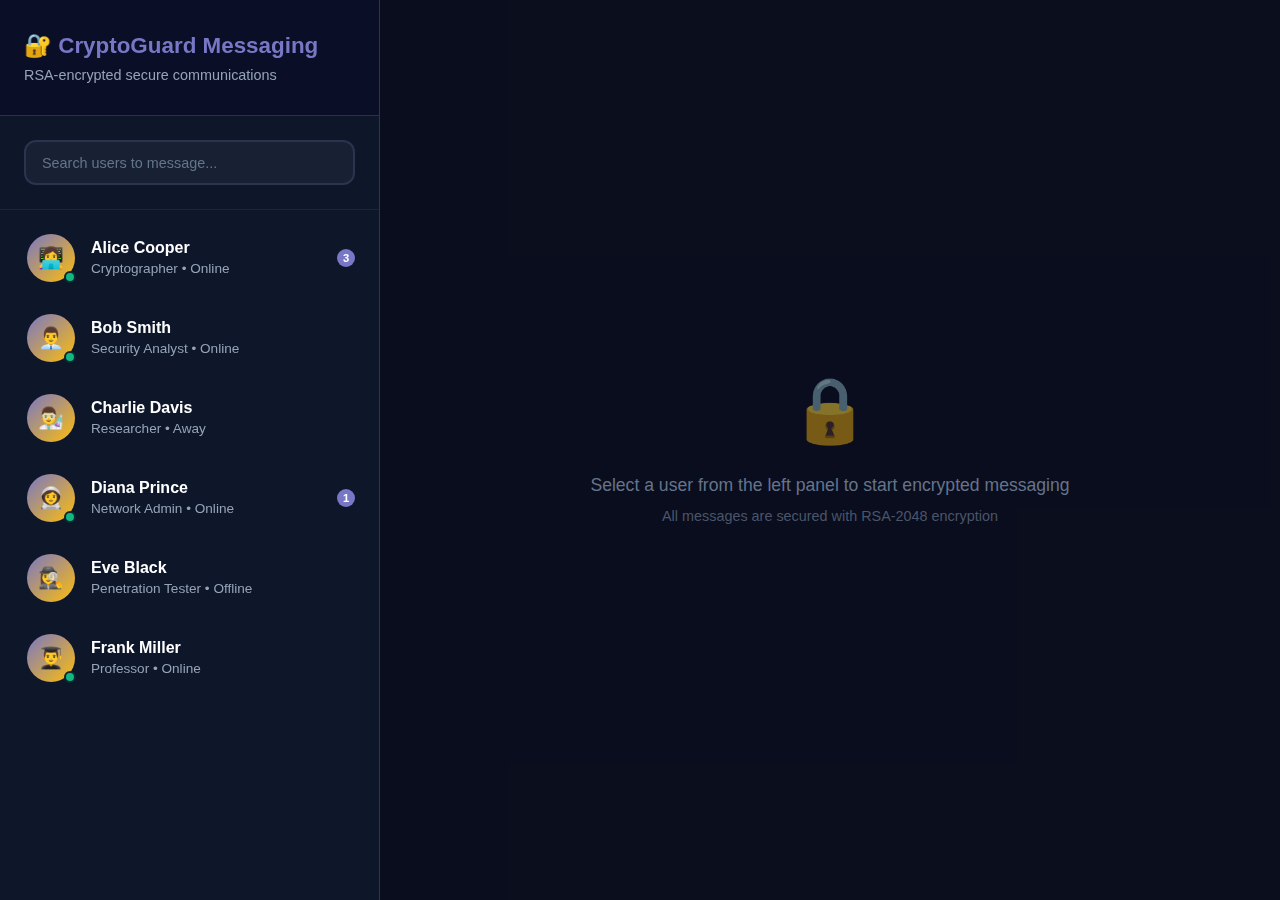
<file: pqc-project/server_a/messaging.html>
<!DOCTYPE html>
<html lang="en">
<head>
    <meta charset="UTF-8">
    <meta name="viewport" content="width=device-width, initial-scale=1.0">
    <title>CryptoGuard Messaging - RSA Encrypted Chat</title>
    <style>
        * {
            margin: 0;
            padding: 0;
            box-sizing: border-box;
        }

        body {
            font-family: -apple-system, BlinkMacSystemFont, 'Segoe UI', 'SF Pro Display', sans-serif;
            background: #0a0e27;
            color: #ffffff;
            height: 100vh;
            overflow: hidden;
        }

        .messaging-container {
            display: flex;
            height: 100vh;
        }

        /* Left Panel - User Search */
        .user-search-panel {
            width: 380px;
            background: rgba(15, 23, 42, 0.95);
            border-right: 1px solid rgba(120, 119, 198, 0.3);
            backdrop-filter: blur(15px);
            display: flex;
            flex-direction: column;
        }

        .search-header {
            padding: 2rem 1.5rem;
            border-bottom: 1px solid rgba(120, 119, 198, 0.3);
            background: rgba(10, 14, 39, 0.9);
        }

        .search-header h2 {
            color: #7877c6;
            font-size: 1.4rem;
            margin-bottom: 0.5rem;
            display: flex;
            align-items: center;
            gap: 0.5rem;
            font-weight: 600;
        }

        .search-subtitle {
            color: #94a3b8;
            font-size: 0.9rem;
            font-weight: 400;
        }

        .search-box {
            padding: 1.5rem;
            border-bottom: 1px solid rgba(120, 119, 198, 0.15);
        }

        .search-input {
            width: 100%;
            background: rgba(30, 41, 59, 0.6);
            border: 2px solid rgba(120, 119, 198, 0.2);
            border-radius: 12px;
            padding: 12px 16px;
            color: #ffffff;
            font-size: 0.95rem;
            outline: none;
            transition: all 0.3s ease;
            font-family: inherit;
        }

        .search-input:focus {
            border-color: #7877c6;
            box-shadow: 0 0 0 3px rgba(120, 119, 198, 0.15);
            background: rgba(30, 41, 59, 0.8);
        }

        .search-input::placeholder {
            color: #64748b;
            font-size: 0.9rem;
        }

        .users-list {
            flex: 1;
            overflow-y: auto;
            padding: 0.5rem 0;
        }

        .user-item {
            display: flex;
            align-items: center;
            padding: 1rem 1.5rem;
            cursor: pointer;
            transition: all 0.2s ease;
            border-left: 3px solid transparent;
            margin: 0;
            position: relative;
        }

        .user-item:hover {
            background: rgba(30, 41, 59, 0.4);
            border-left-color: rgba(120, 119, 198, 0.5);
        }

        .user-item.active {
            background: rgba(120, 119, 198, 0.12);
            border-left-color: #7877c6;
        }

        .user-avatar {
            width: 48px;
            height: 48px;
            border-radius: 50%;
            background: linear-gradient(135deg, #7877c6, #ffbe0b);
            display: flex;
            align-items: center;
            justify-content: center;
            margin-right: 1rem;
            font-size: 1.3rem;
            position: relative;
            flex-shrink: 0;
        }

        .user-info {
            flex: 1;
            min-width: 0;
        }

        .user-name {
            color: #ffffff;
            font-weight: 600;
            margin-bottom: 0.25rem;
            font-size: 1rem;
            line-height: 1.2;
        }

        .user-status {
            color: #94a3b8;
            font-size: 0.85rem;
            line-height: 1.2;
        }

        .user-meta {
            display: flex;
            flex-direction: column;
            align-items: flex-end;
            gap: 0.25rem;
            flex-shrink: 0;
        }

        .online-indicator {
            width: 12px;
            height: 12px;
            background: #10b981;
            border-radius: 50%;
            border: 2px solid rgba(15, 23, 42, 0.9);
            position: absolute;
            bottom: -1px;
            right: -1px;
        }

        .message-count {
            background: #7877c6;
            color: #ffffff;
            border-radius: 10px;
            min-width: 18px;
            height: 18px;
            display: flex;
            align-items: center;
            justify-content: center;
            font-size: 0.7rem;
            font-weight: 600;
            padding: 0 0.25rem;
        }

        /* Right Panel - Chat Area */
        .chat-panel {
            flex: 1;
            display: flex;
            flex-direction: column;
            background: rgba(10, 14, 27, 0.8);
        }

        .chat-header {
            padding: 1.5rem 2rem;
            border-bottom: 1px solid rgba(120, 119, 198, 0.3);
            background: rgba(15, 23, 42, 0.95);
            display: flex;
            align-items: center;
            justify-content: space-between;
            backdrop-filter: blur(15px);
        }

        .active-user-info {
            display: flex;
            align-items: center;
        }

        .active-user-avatar {
            width: 50px;
            height: 50px;
            border-radius: 50%;
            background: linear-gradient(135deg, #7877c6, #ffbe0b);
            display: flex;
            align-items: center;
            justify-content: center;
            margin-right: 1rem;
            font-size: 1.4rem;
            position: relative;
        }

        .active-user-details h3 {
            color: #ffffff;
            font-size: 1.25rem;
            margin-bottom: 0.25rem;
            font-weight: 600;
            line-height: 1.2;
        }

        .active-user-status {
            color: #94a3b8;
            font-size: 0.9rem;
            line-height: 1.2;
        }

        .encryption-badge {
            background: rgba(120, 119, 198, 0.15);
            border: 1px solid rgba(120, 119, 198, 0.3);
            border-radius: 8px;
            padding: 0.5rem 0.75rem;
            font-size: 0.8rem;
            color: #7877c6;
            font-weight: 600;
            display: flex;
            align-items: center;
            gap: 0.25rem;
        }

        .messages-area {
            flex: 1;
            padding: 1.5rem 2rem;
            overflow-y: auto;
            display: flex;
            flex-direction: column;
            gap: 1rem;
        }

        .message {
            max-width: 75%;
            position: relative;
            word-wrap: break-word;
            animation: messageAppear 0.3s ease-out;
        }

        @keyframes messageAppear {
            from { opacity: 0; transform: translateY(10px); }
            to { opacity: 1; transform: translateY(0); }
        }

        .message.incoming {
            align-self: flex-start;
        }

        .message.outgoing {
            align-self: flex-end;
        }

        .message-bubble {
            padding: 1rem 1.25rem;
            border-radius: 18px;
            backdrop-filter: blur(10px);
            position: relative;
        }

        .message.incoming .message-bubble {
            background: rgba(30, 41, 59, 0.8);
            border-bottom-left-radius: 6px;
            border: 1px solid rgba(120, 119, 198, 0.2);
        }

        .message.outgoing .message-bubble {
            background: linear-gradient(135deg, rgba(120, 119, 198, 0.3), rgba(255, 190, 11, 0.15));
            border-bottom-right-radius: 6px;
            border: 1px solid rgba(120, 119, 198, 0.3);
        }

        .message-content {
            color: #ffffff;
            line-height: 1.5;
            margin-bottom: 0.5rem;
            font-size: 0.95rem;
        }

        .message-meta {
            display: flex;
            justify-content: space-between;
            align-items: center;
            font-size: 0.75rem;
            color: #94a3b8;
        }

        .message-time {
            opacity: 0.8;
        }

        .encryption-status {
            font-size: 0.7rem;
            color: #10b981;
            display: flex;
            align-items: center;
            gap: 0.25rem;
        }

        /* FIXED INPUT SECTION - BIGGER SIZE */
        .input-section {
            padding: 24px;
            border-top: 1px solid rgba(120, 119, 198, 0.3);
            background: rgba(15, 23, 42, 0.95);
            backdrop-filter: blur(15px);
        }

        .input-container {
            display: flex;
            align-items: flex-end;
            gap: 16px;
            width: 100%;
        }

        .input-wrapper {
            flex: 1;
            position: relative;
            background: rgba(30, 41, 59, 0.8);
            border: 2px solid rgba(120, 119, 198, 0.2);
            border-radius: 28px;
            transition: all 0.3s ease;
            min-height: 56px;
        }

        .input-wrapper:focus-within {
            border-color: #7877c6;
            box-shadow: 0 0 0 3px rgba(120, 119, 198, 0.15);
            background: rgba(30, 41, 59, 0.9);
        }

        .message-input {
            width: 100%;
            background: transparent;
            border: none;
            outline: none;
            padding: 16px 24px;
            color: #ffffff;
            font-size: 16px;
            font-family: inherit;
            line-height: 1.5;
            width : 1166px;
            resize: none;
            min-height: 56px;
            max-height: 150px;
            overflow-y: auto;
        }

        .message-input::placeholder {
            color: #64748b;
            font-size: 16px;
        }

        .message-input::-webkit-scrollbar {
            width: 4px;
        }

        .message-input::-webkit-scrollbar-track {
            background: transparent;
        }

        .message-input::-webkit-scrollbar-thumb {
            background: rgba(120, 119, 198, 0.3);
            border-radius: 2px;
        }

        .send-button {
            width: 56px;
            height: 56px;
            border-radius: 50%;
            border: none;
            background: linear-gradient(135deg, #7877c6, #ffbe0b);
            color: #0a0e27;
            font-size: 20px;
            font-weight: 600;
            cursor: pointer;
            display: flex;
            align-items: center;
            justify-content: center;
            transition: all 0.2s ease;
            flex-shrink: 0;
        }

        .send-button:hover:not(:disabled) {
            transform: scale(1.05);
            box-shadow: 0 8px 25px rgba(120, 119, 198, 0.4);
        }

        .send-button:active {
            transform: scale(0.98);
        }

        .send-button:disabled {
            opacity: 0.5;
            cursor: not-allowed;
        }

        .empty-state {
            flex: 1;
            display: flex;
            align-items: center;
            justify-content: center;
            flex-direction: column;
            color: #64748b;
            gap: 1.5rem;
            text-align: center;
        }

        .empty-icon {
            font-size: 4rem;
            opacity: 0.5;
        }

        .empty-text {
            font-size: 1.1rem;
            line-height: 1.5;
        }

        .empty-text small {
            display: block;
            margin-top: 0.5rem;
            font-size: 0.9rem;
            opacity: 0.7;
        }

        /* Scrollbar styling */
        .users-list::-webkit-scrollbar,
        .messages-area::-webkit-scrollbar {
            width: 6px;
        }

        .users-list::-webkit-scrollbar-track,
        .messages-area::-webkit-scrollbar-track {
            background: rgba(15, 23, 42, 0.5);
            border-radius: 3px;
        }

        .users-list::-webkit-scrollbar-thumb,
        .messages-area::-webkit-scrollbar-thumb {
            background: rgba(120, 119, 198, 0.4);
            border-radius: 3px;
        }

        .users-list::-webkit-scrollbar-thumb:hover,
        .messages-area::-webkit-scrollbar-thumb:hover {
            background: rgba(120, 119, 198, 0.6);
        }

        /* Responsive Design */
        @media (max-width: 768px) {
            .user-search-panel {
                width: 100%;
                position: absolute;
                z-index: 10;
            }
            
            .chat-panel {
                display: none;
            }
            
            .chat-panel.active {
                display: flex;
            }

            .input-section {
                padding: 20px 16px;
            }

            .input-container {
                gap: 12px;
            }

            .send-button {
                width: 48px;
                height: 48px;
                font-size: 18px;
            }

            .message-input {
                padding: 12px 20px;
                font-size: 16px;
                min-height: 48px;
            }

            .input-wrapper {
                min-height: 48px;
            }
        }
    </style>
</head>
<body>
    <div class="messaging-container">
        <!-- User Search Panel -->
        <div class="user-search-panel">
            <div class="search-header">
                <h2>🔐 CryptoGuard Messaging</h2>
                <div class="search-subtitle">RSA-encrypted secure communications</div>
            </div>
            
            <div class="search-box">
                <input type="text" class="search-input" placeholder="Search users to message..." id="searchInput">
            </div>
            
            <div class="users-list" id="usersList">
                <div class="user-item" onclick="selectUser('alice')">
                    <div class="user-avatar" style="position: relative;">
                        👩‍💻
                        <div class="online-indicator"></div>
                    </div>
                    <div class="user-info">
                        <div class="user-name">Alice Cooper</div>
                        <div class="user-status">Cryptographer • Online</div>
                    </div>
                    <div class="user-meta">
                        <div class="message-count">3</div>
                    </div>
                </div>

                <div class="user-item" onclick="selectUser('bob')">
                    <div class="user-avatar" style="position: relative;">
                        👨‍💼
                        <div class="online-indicator"></div>
                    </div>
                    <div class="user-info">
                        <div class="user-name">Bob Smith</div>
                        <div class="user-status">Security Analyst • Online</div>
                    </div>
                </div>

                <div class="user-item" onclick="selectUser('charlie')">
                    <div class="user-avatar">👨‍🔬</div>
                    <div class="user-info">
                        <div class="user-name">Charlie Davis</div>
                        <div class="user-status">Researcher • Away</div>
                    </div>
                </div>

                <div class="user-item" onclick="selectUser('diana')">
                    <div class="user-avatar" style="position: relative;">
                        👩‍🚀
                        <div class="online-indicator"></div>
                    </div>
                    <div class="user-info">
                        <div class="user-name">Diana Prince</div>
                        <div class="user-status">Network Admin • Online</div>
                    </div>
                    <div class="user-meta">
                        <div class="message-count">1</div>
                    </div>
                </div>

                <div class="user-item" onclick="selectUser('eve')">
                    <div class="user-avatar">🕵‍♀</div>
                    <div class="user-info">
                        <div class="user-name">Eve Black</div>
                        <div class="user-status">Penetration Tester • Offline</div>
                    </div>
                </div>

                <div class="user-item" onclick="selectUser('frank')">
                    <div class="user-avatar" style="position: relative;">
                        👨‍🎓
                        <div class="online-indicator"></div>
                    </div>
                    <div class="user-info">
                        <div class="user-name">Frank Miller</div>
                        <div class="user-status">Professor • Online</div>
                    </div>
                </div>
            </div>
        </div>

        <!-- Chat Panel -->
        <div class="chat-panel">
            <div class="empty-state" id="chatArea">
                <div class="empty-icon">🔒</div>
                <div class="empty-text">
                    Select a user from the left panel to start encrypted messaging
                    <small>All messages are secured with RSA-2048 encryption</small>
                </div>
            </div>
        </div>
    </div>

    <script>
        const users = {
            alice: {
                name: "Alice Cooper",
                avatar: "👩‍💻",
                status: "Online • Cryptographer",
                messages: [
                    { type: 'incoming', text: 'Hey! I\'ve been reviewing the RSA implementation. The key generation looks solid.', time: '14:32', encrypted: true },
                    { type: 'incoming', text: 'Did you know RSA-2048 keys have about 617 decimal digits? That\'s massive compared to ECC!', time: '14:33', encrypted: true },
                    { type: 'outgoing', text: 'That\'s fascinating! How does the factorization difficulty scale?', time: '14:35', encrypted: true }
                ]
            },
            bob: {
                name: "Bob Smith",
                avatar: "👨‍💼",
                status: "Online • Security Analyst",
                messages: [
                    { type: 'incoming', text: 'The quantum threat to RSA is real. We need to start preparing for post-quantum migration.', time: '13:15', encrypted: true },
                    { type: 'outgoing', text: 'What\'s the current timeline for quantum computers breaking RSA?', time: '13:20', encrypted: true },
                    { type: 'incoming', text: 'Estimates vary, but NIST recommends transitioning by 2030 as a precaution.', time: '13:22', encrypted: true }
                ]
            },
            charlie: {
                name: "Charlie Davis",
                avatar: "👨‍🔬",
                status: "Away • Researcher",
                messages: [
                    { type: 'incoming', text: 'I\'ve been studying Shor\'s algorithm. The math is elegant but terrifying for current crypto.', time: '12:45', encrypted: true }
                ]
            },
            diana: {
                name: "Diana Prince",
                avatar: "👩‍🚀",
                status: "Online • Network Administrator",
                messages: [
                    { type: 'incoming', text: 'Network security audit complete. All RSA certificates are 2048-bit or higher.', time: '11:30', encrypted: true },
                    { type: 'outgoing', text: 'Great work! Any plans for quantum-resistant algorithms?', time: '11:45', encrypted: true }
                ]
            },
            eve: {
                name: "Eve Black",
                avatar: "🕵‍♀",
                status: "Offline • Penetration Tester",
                messages: [
                    { type: 'incoming', text: 'Found some interesting timing attack vectors against RSA implementations. Classic side-channel stuff.', time: '10:15', encrypted: true }
                ]
            },
            frank: {
                name: "Frank Miller",
                avatar: "👨‍🎓",
                status: "Online • Professor",
                messages: [
                    { type: 'incoming', text: 'Teaching RSA to my cryptography class today. The students always struggle with modular arithmetic.', time: '09:30', encrypted: true },
                    { type: 'incoming', text: 'The beauty of RSA is in its simplicity - just exponentiation and modular reduction.', time: '09:31', encrypted: true }
                ]
            }
        };

        let activeUser = null;

        function selectUser(userId) {
            // Update active user in list
            document.querySelectorAll('.user-item').forEach(item => {
                item.classList.remove('active');
            });
            event.currentTarget.classList.add('active');

            const user = users[userId];
            if (user) {
                activeUser = userId;
                showChatInterface(user);
            }
        }

        function showChatInterface(user) {
            const chatArea = document.getElementById('chatArea');
            chatArea.innerHTML = `
                <div class="chat-header">
                    <div class="active-user-info">
                        <div class="active-user-avatar">${user.avatar}</div>
                        <div class="active-user-details">
                            <h3>${user.name}</h3>
                            <div class="active-user-status">${user.status}</div>
                        </div>
                    </div>
                    <div class="encryption-badge">🔐 RSA-2048 Encrypted</div>
                </div>

                <div class="messages-area" id="messagesArea">
                    ${user.messages.map(msg => `
                        <div class="message ${msg.type}">
                            <div class="message-bubble">
                                <div class="message-content">${msg.text}</div>
                                <div class="message-meta">
                                    <span class="message-time">${msg.time}</span>
                                    <span class="encryption-status">🔒 Encrypted</span>
                                </div>
                            </div>
                        </div>
                    `).join('')}
                </div>

                <div class="input-section">
                    <div class="input-container">
                        <div class="input-wrapper">
                            <textarea class="message-input" placeholder="Type encrypted message to ${user.name}..." id="messageInput" rows="1"></textarea>
                        </div>
                        <button class="send-button" onclick="sendMessage()" id="sendBtn">➤</button>
                    </div>
                </div>
            `;

            // Scroll to bottom
            setTimeout(() => {
                const messagesArea = document.getElementById('messagesArea');
                messagesArea.scrollTop = messagesArea.scrollHeight;
            }, 100);

            // Focus input
            setTimeout(() => {
                document.getElementById('messageInput').focus();
            }, 200);
        }

        function sendMessage() {
            const input = document.getElementById('messageInput');
            const text = input.value.trim();
            
            if (text && activeUser) {
                const messagesArea = document.getElementById('messagesArea');
                const now = new Date();
                const timeString = now.toLocaleTimeString([], {hour: '2-digit', minute:'2-digit'});
                
                const messageDiv = document.createElement('div');
                messageDiv.className = 'message outgoing';
                messageDiv.innerHTML = `
                    <div class="message-bubble">
                        <div class="message-content">${text}</div>
                        <div class="message-meta">
                            <span class="message-time">${timeString}</span>
                            <span class="encryption-status">🔒 Encrypted</span>
                        </div>
                    </div>
                `;
                
                messagesArea.appendChild(messageDiv);
                messagesArea.scrollTop = messagesArea.scrollHeight;
                
                // Add to user's message history
                if (users[activeUser]) {
                    users[activeUser].messages.push({
                        type: 'outgoing',
                        text: text,
                        time: timeString,
                        encrypted: true
                    });
                }
                
                input.value = '';
                input.style.height = 'auto';
                autoResizeTextarea(input);
            }
        }

        // Auto-resize textarea function
        function autoResizeTextarea(textarea) {
            textarea.style.height = 'auto';
            textarea.style.height = Math.min(textarea.scrollHeight, 150) + 'px';
        }

        // Event listeners
        document.addEventListener('input', function(e) {
            if (e.target.id === 'messageInput') {
                autoResizeTextarea(e.target);
            }
        });

        // Search functionality
        document.getElementById('searchInput').addEventListener('input', function(e) {
            const searchTerm = e.target.value.toLowerCase();
            const userItems = document.querySelectorAll('.user-item');
            
            userItems.forEach(item => {
                const userName = item.querySelector('.user-name').textContent.toLowerCase();
                const userStatus = item.querySelector('.user-status').textContent.toLowerCase();
                if (userName.includes(searchTerm) || userStatus.includes(searchTerm)) {
                    item.style.display = 'flex';
                } else {
                    item.style.display = 'none';
                }
            });
        });

        // Send message on Enter (but not Shift+Enter)
        document.addEventListener('keypress', function(e) {
            if (e.key === 'Enter' && e.target.id === 'messageInput' && !e.shiftKey) {
                e.preventDefault();
                sendMessage();
            }
        });
    </script>
</body>
</html>
</file>
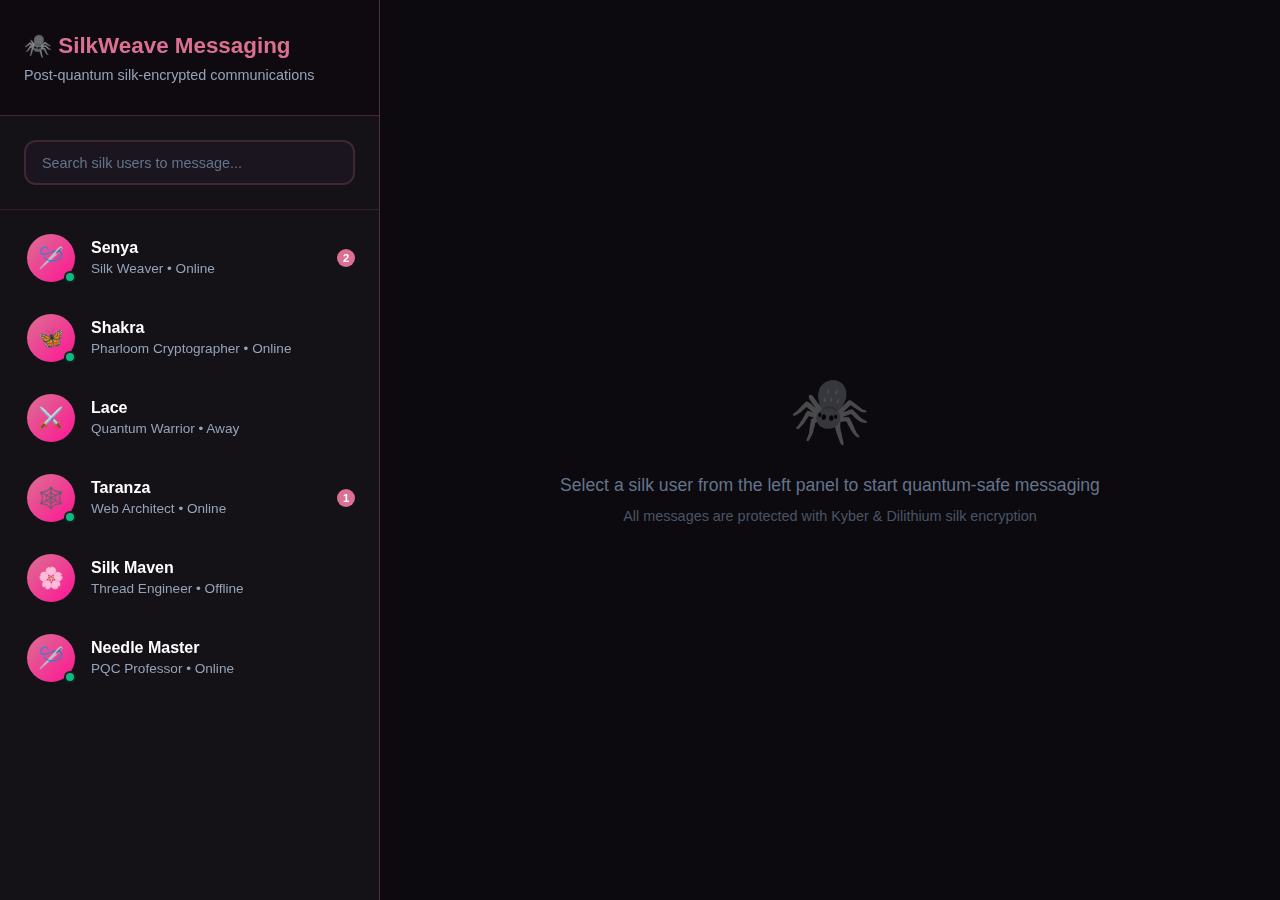
<file: pqc-project/server_b/messaging.html>
<!DOCTYPE html>
<html lang="en">
<head>
    <meta charset="UTF-8">
    <meta name="viewport" content="width=device-width, initial-scale=1.0">
    <title>SilkWeave Messaging - Post-Quantum Encrypted Chat</title>
    <style>
        * {
            margin: 0;
            padding: 0;
            box-sizing: border-box;
        }

        body {
            font-family: -apple-system, BlinkMacSystemFont, 'Segoe UI', 'SF Pro Display', sans-serif;
            background: #0d0a0f;
            color: #ffffff;
            height: 100vh;
            overflow: hidden;
        }

        .messaging-container {
            display: flex;
            height: 100vh;
        }

        /* Left Panel - User Search */
        .user-search-panel {
            width: 380px;
            background: rgba(21, 18, 24, 0.95);
            border-right: 1px solid rgba(219, 112, 147, 0.3);
            backdrop-filter: blur(15px);
            display: flex;
            flex-direction: column;
        }

        .search-header {
            padding: 2rem 1.5rem;
            border-bottom: 1px solid rgba(219, 112, 147, 0.3);
            background: rgba(13, 10, 15, 0.9);
        }

        .search-header h2 {
            color: #db7093;
            font-size: 1.4rem;
            margin-bottom: 0.5rem;
            display: flex;
            align-items: center;
            gap: 0.5rem;
            font-weight: 600;
        }

        .search-subtitle {
            color: #94a3b8;
            font-size: 0.9rem;
            font-weight: 400;
        }

        .search-box {
            padding: 1.5rem;
            border-bottom: 1px solid rgba(219, 112, 147, 0.15);
        }

        .search-input {
            width: 100%;
            background: rgba(30, 25, 35, 0.6);
            border: 2px solid rgba(219, 112, 147, 0.2);
            border-radius: 12px;
            padding: 12px 16px;
            color: #ffffff;
            font-size: 0.95rem;
            outline: none;
            transition: all 0.3s ease;
            font-family: inherit;
        }

        .search-input:focus {
            border-color: #db7093;
            box-shadow: 0 0 0 3px rgba(219, 112, 147, 0.15);
            background: rgba(30, 25, 35, 0.8);
        }

        .search-input::placeholder {
            color: #64748b;
            font-size: 0.9rem;
        }

        .users-list {
            flex: 1;
            overflow-y: auto;
            padding: 0.5rem 0;
        }

        .user-item {
            display: flex;
            align-items: center;
            padding: 1rem 1.5rem;
            cursor: pointer;
            transition: all 0.2s ease;
            border-left: 3px solid transparent;
            margin: 0;
            position: relative;
        }

        .user-item:hover {
            background: rgba(30, 25, 35, 0.4);
            border-left-color: rgba(219, 112, 147, 0.5);
        }

        .user-item.active {
            background: rgba(219, 112, 147, 0.12);
            border-left-color: #db7093;
        }

        .user-avatar {
            width: 48px;
            height: 48px;
            border-radius: 50%;
            background: linear-gradient(135deg, #db7093, #ff1493);
            display: flex;
            align-items: center;
            justify-content: center;
            margin-right: 1rem;
            font-size: 1.3rem;
            position: relative;
            flex-shrink: 0;
        }

        .user-info {
            flex: 1;
            min-width: 0;
        }

        .user-name {
            color: #ffffff;
            font-weight: 600;
            margin-bottom: 0.25rem;
            font-size: 1rem;
            line-height: 1.2;
        }

        .user-status {
            color: #94a3b8;
            font-size: 0.85rem;
            line-height: 1.2;
        }

        .user-meta {
            display: flex;
            flex-direction: column;
            align-items: flex-end;
            gap: 0.25rem;
            flex-shrink: 0;
        }

        .online-indicator {
            width: 12px;
            height: 12px;
            background: #10b981;
            border-radius: 50%;
            border: 2px solid rgba(21, 18, 24, 0.9);
            position: absolute;
            bottom: -1px;
            right: -1px;
        }

        .message-count {
            background: #db7093;
            color: #ffffff;
            border-radius: 10px;
            min-width: 18px;
            height: 18px;
            display: flex;
            align-items: center;
            justify-content: center;
            font-size: 0.7rem;
            font-weight: 600;
            padding: 0 0.25rem;
        }

        /* Right Panel - Chat Area */
        .chat-panel {
            flex: 1;
            display: flex;
            flex-direction: column;
            background: rgba(13, 10, 15, 0.8);
        }

        .chat-header {
            padding: 1.5rem 2rem;
            border-bottom: 1px solid rgba(219, 112, 147, 0.3);
            background: rgba(21, 18, 24, 0.95);
            display: flex;
            align-items: center;
            justify-content: space-between;
            backdrop-filter: blur(15px);
        }

        .active-user-info {
            display: flex;
            align-items: center;
        }

        .active-user-avatar {
            width: 50px;
            height: 50px;
            border-radius: 50%;
            background: linear-gradient(135deg, #db7093, #ff1493);
            display: flex;
            align-items: center;
            justify-content: center;
            margin-right: 1rem;
            font-size: 1.4rem;
            position: relative;
        }

        .active-user-details h3 {
            color: #ffffff;
            font-size: 1.25rem;
            margin-bottom: 0.25rem;
            font-weight: 600;
            line-height: 1.2;
        }

        .active-user-status {
            color: #94a3b8;
            font-size: 0.9rem;
            line-height: 1.2;
        }

        .encryption-badge {
            background: rgba(219, 112, 147, 0.15);
            border: 1px solid rgba(219, 112, 147, 0.3);
            border-radius: 8px;
            padding: 0.5rem 0.75rem;
            font-size: 0.8rem;
            color: #db7093;
            font-weight: 600;
            display: flex;
            align-items: center;
            gap: 0.25rem;
        }

        .messages-area {
            flex: 1;
            padding: 1.5rem 2rem;
            overflow-y: auto;
            display: flex;
            flex-direction: column;
            gap: 1rem;
        }

        .message {
            max-width: 75%;
            position: relative;
            word-wrap: break-word;
            animation: messageAppear 0.3s ease-out;
        }

        @keyframes messageAppear {
            from { opacity: 0; transform: translateY(10px); }
            to { opacity: 1; transform: translateY(0); }
        }

        .message.incoming {
            align-self: flex-start;
        }

        .message.outgoing {
            align-self: flex-end;
        }

        .message-bubble {
            padding: 1rem 1.25rem;
            border-radius: 18px;
            backdrop-filter: blur(10px);
            position: relative;
        }

        .message.incoming .message-bubble {
            background: rgba(30, 25, 35, 0.8);
            border-bottom-left-radius: 6px;
            border: 1px solid rgba(219, 112, 147, 0.2);
        }

        .message.outgoing .message-bubble {
            background: linear-gradient(135deg, rgba(219, 112, 147, 0.3), rgba(255, 20, 147, 0.15));
            border-bottom-right-radius: 6px;
            border: 1px solid rgba(219, 112, 147, 0.3);
        }

        .message-content {
            color: #ffffff;
            line-height: 1.5;
            margin-bottom: 0.5rem;
            font-size: 0.95rem;
        }

        .message-meta {
            display: flex;
            justify-content: space-between;
            align-items: center;
            font-size: 0.75rem;
            color: #94a3b8;
        }

        .message-time {
            opacity: 0.8;
        }

        .encryption-status {
            font-size: 0.7rem;
            color: #10b981;
            display: flex;
            align-items: center;
            gap: 0.25rem;
        }

        /* INPUT SECTION */
        .input-section {
            padding: 24px;
            border-top: 1px solid rgba(219, 112, 147, 0.3);
            background: rgba(21, 18, 24, 0.95);
            backdrop-filter: blur(15px);
        }

        .input-container {
            display: flex;
            align-items: flex-end;
            gap: 16px;
            width: 100%;
        }

        .input-wrapper {
            flex: 1;
            position: relative;
            background: rgba(30, 25, 35, 0.8);
            border: 2px solid rgba(219, 112, 147, 0.2);
            border-radius: 28px;
            transition: all 0.3s ease;
            min-height: 56px;
        }

        .input-wrapper:focus-within {
            border-color: #db7093;
            box-shadow: 0 0 0 3px rgba(219, 112, 147, 0.15);
            background: rgba(30, 25, 35, 0.9);
        }

        .message-input {
            width: 100%;
            background: transparent;
            border: none;
            outline: none;
            padding: 16px 24px;
            color: #ffffff;
            font-size: 16px;
            font-family: inherit;
            line-height: 1.5;
            width:1166px;
            resize: none;
            min-height: 56px;
            max-height: 150px;
            overflow-y: auto;
        }

        .message-input::placeholder {
            color: #64748b;
        }

        .message-input::-webkit-scrollbar {
            width: 4px;
        }

        .message-input::-webkit-scrollbar-track {
            background: transparent;
        }

        .message-input::-webkit-scrollbar-thumb {
            background: rgba(219, 112, 147, 0.3);
            border-radius: 2px;
        }

        .send-button {
            width: 56px;
            height: 56px;
            border-radius: 50%;
            border: none;
            background: linear-gradient(135deg, #db7093, #ff1493);
            color: #ffffff;
            font-size: 20px;
            font-weight: 600;
            cursor: pointer;
            display: flex;
            align-items: center;
            justify-content: center;
            transition: all 0.2s ease;
            flex-shrink: 0;
        }

        .send-button:hover:not(:disabled) {
            transform: scale(1.05);
            box-shadow: 0 8px 25px rgba(219, 112, 147, 0.4);
        }

        .send-button:active {
            transform: scale(0.98);
        }

        .send-button:disabled {
            opacity: 0.5;
            cursor: not-allowed;
        }

        .empty-state {
            flex: 1;
            display: flex;
            align-items: center;
            justify-content: center;
            flex-direction: column;
            color: #64748b;
            gap: 1.5rem;
            text-align: center;
        }

        .empty-icon {
            font-size: 4rem;
            opacity: 0.5;
        }

        .empty-text {
            font-size: 1.1rem;
            line-height: 1.5;
        }

        .empty-text small {
            display: block;
            margin-top: 0.5rem;
            font-size: 0.9rem;
            opacity: 0.7;
        }

        /* Scrollbar styling */
        .users-list::-webkit-scrollbar,
        .messages-area::-webkit-scrollbar {
            width: 6px;
        }

        .users-list::-webkit-scrollbar-track,
        .messages-area::-webkit-scrollbar-track {
            background: rgba(21, 18, 24, 0.5);
            border-radius: 3px;
        }

        .users-list::-webkit-scrollbar-thumb,
        .messages-area::-webkit-scrollbar-thumb {
            background: rgba(219, 112, 147, 0.4);
            border-radius: 3px;
        }

        .users-list::-webkit-scrollbar-thumb:hover,
        .messages-area::-webkit-scrollbar-thumb:hover {
            background: rgba(219, 112, 147, 0.6);
        }

        /* Responsive Design */
        @media (max-width: 768px) {
            .user-search-panel {
                width: 100%;
                position: absolute;
                z-index: 10;
            }
            
            .chat-panel {
                display: none;
            }
            
            .chat-panel.active {
                display: flex;
            }

            .input-section {
                padding: 20px 16px;
            }

            .input-container {
                gap: 12px;
            }

            .send-button {
                width: 48px;
                height: 48px;
                font-size: 18px;
            }

            .message-input {
                padding: 12px 20px;
                font-size: 16px;
                min-height: 48px;
            }

            .input-wrapper {
                min-height: 48px;
            }
        }
    </style>
</head>
<body>
    <div class="messaging-container">
        <!-- User Search Panel -->
        <div class="user-search-panel">
            <div class="search-header">
                <h2>🕷️ SilkWeave Messaging</h2>
                <div class="search-subtitle">Post-quantum silk-encrypted communications</div>
            </div>
            
            <div class="search-box">
                <input type="text" class="search-input" placeholder="Search silk users to message..." id="searchInput">
            </div>
            
            <div class="users-list" id="usersList">
                <div class="user-item" onclick="selectUser('senya')">
                    <div class="user-avatar" style="position: relative;">
                        🪡
                        <div class="online-indicator"></div>
                    </div>
                    <div class="user-info">
                        <div class="user-name">Senya</div>
                        <div class="user-status">Silk Weaver • Online</div>
                    </div>
                    <div class="user-meta">
                        <div class="message-count">2</div>
                    </div>
                </div>

                <div class="user-item" onclick="selectUser('shakra')">
                    <div class="user-avatar" style="position: relative;">
                        🦋
                        <div class="online-indicator"></div>
                    </div>
                    <div class="user-info">
                        <div class="user-name">Shakra</div>
                        <div class="user-status">Pharloom Cryptographer • Online</div>
                    </div>
                </div>

                <div class="user-item" onclick="selectUser('lace')">
                    <div class="user-avatar">⚔️</div>
                    <div class="user-info">
                        <div class="user-name">Lace</div>
                        <div class="user-status">Quantum Warrior • Away</div>
                    </div>
                </div>

                <div class="user-item" onclick="selectUser('taranza')">
                    <div class="user-avatar" style="position: relative;">
                        🕸️
                        <div class="online-indicator"></div>
                    </div>
                    <div class="user-info">
                        <div class="user-name">Taranza</div>
                        <div class="user-status">Web Architect • Online</div>
                    </div>
                    <div class="user-meta">
                        <div class="message-count">1</div>
                    </div>
                </div>

                <div class="user-item" onclick="selectUser('silk_maven')">
                    <div class="user-avatar">🌸</div>
                    <div class="user-info">
                        <div class="user-name">Silk Maven</div>
                        <div class="user-status">Thread Engineer • Offline</div>
                    </div>
                </div>

                <div class="user-item" onclick="selectUser('needle_master')">
                    <div class="user-avatar" style="position: relative;">
                        🪡
                        <div class="online-indicator"></div>
                    </div>
                    <div class="user-info">
                        <div class="user-name">Needle Master</div>
                        <div class="user-status">PQC Professor • Online</div>
                    </div>
                </div>
            </div>
        </div>

        <!-- Chat Panel -->
        <div class="chat-panel">
            <div class="empty-state" id="chatArea">
                <div class="empty-icon">🕷️</div>
                <div class="empty-text">
                    Select a silk user from the left panel to start quantum-safe messaging
                    <small>All messages are protected with Kyber & Dilithium silk encryption</small>
                </div>
            </div>
        </div>
    </div>

    <script>
        const users = {
            senya: {
                name: "Senya",
                avatar: "🪡",
                status: "Online • Silk Weaver",
                messages: [
                    { type: 'incoming', text: 'The silk threads of Kyber weave stronger than any classical encryption. Perfect for Pharloom communications!', time: '14:32', encrypted: true },
                    { type: 'incoming', text: 'Did you know ML-KEM uses lattice structures similar to our silk patterns? Nature inspired cryptography!', time: '14:33', encrypted: true },
                    { type: 'outgoing', text: 'That\'s fascinating! How do the silk threads resist quantum attacks?', time: '14:35', encrypted: true }
                ]
            },
            shakra: {
                name: "Shakra",
                avatar: "🦋",
                status: "Online • Pharloom Cryptographer",
                messages: [
                    { type: 'incoming', text: 'The post-quantum algorithms weave security patterns that even quantum computers cannot unravel.', time: '13:15', encrypted: true },
                    { type: 'outgoing', text: 'How does Dilithium signing compare to traditional methods?', time: '13:20', encrypted: true },
                    { type: 'incoming', text: 'Dilithium uses lattice-based signatures that remain secure against both classical and quantum threats. Much stronger than RSA!', time: '13:22', encrypted: true }
                ]
            },
            lace: {
                name: "Lace",
                avatar: "⚔️",
                status: "Away • Quantum Warrior",
                messages: [
                    { type: 'incoming', text: 'I\'ve been testing the quantum resistance of our new silk cryptography. No quantum blade can cut these threads!', time: '12:45', encrypted: true }
                ]
            },
            taranza: {
                name: "Taranza",
                avatar: "🕸️",
                status: "Online • Web Architect",
                messages: [
                    { type: 'incoming', text: 'Building quantum-safe web architectures with Kyber key encapsulation. The silk network grows stronger!', time: '11:30', encrypted: true },
                    { type: 'outgoing', text: 'Are there any performance trade-offs with the new algorithms?', time: '11:45', encrypted: true }
                ]
            },
            silk_maven: {
                name: "Silk Maven",
                avatar: "🌸",
                status: "Offline • Thread Engineer",
                messages: [
                    { type: 'incoming', text: 'The beauty of post-quantum cryptography lies in its mathematical elegance - like perfectly woven silk patterns that cannot be undone.', time: '10:15', encrypted: true }
                ]
            },
            needle_master: {
                name: "Needle Master",
                avatar: "🪡",
                status: "Online • PQC Professor",
                messages: [
                    { type: 'incoming', text: 'Teaching the next generation about lattice-based cryptography. The students love the silk metaphors!', time: '09:30', encrypted: true },
                    { type: 'incoming', text: 'Kyber and Dilithium represent the future - quantum-safe, efficient, and as beautiful as spider silk.', time: '09:31', encrypted: true }
                ]
            }
        };

        let activeUser = null;

        function selectUser(userId) {
            // Update active user in list
            document.querySelectorAll('.user-item').forEach(item => {
                item.classList.remove('active');
            });
            event.currentTarget.classList.add('active');

            const user = users[userId];
            if (user) {
                activeUser = userId;
                showChatInterface(user);
            }
        }

        function showChatInterface(user) {
            const chatArea = document.getElementById('chatArea');
            chatArea.innerHTML = `
                <div class="chat-header">
                    <div class="active-user-info">
                        <div class="active-user-avatar">${user.avatar}</div>
                        <div class="active-user-details">
                            <h3>${user.name}</h3>
                            <div class="active-user-status">${user.status}</div>
                        </div>
                    </div>
                    <div class="encryption-badge">🕷️ Kyber & Dilithium Silk-Safe</div>
                </div>

                <div class="messages-area" id="messagesArea">
                    ${user.messages.map(msg => `
                        <div class="message ${msg.type}">
                            <div class="message-bubble">
                                <div class="message-content">${msg.text}</div>
                                <div class="message-meta">
                                    <span class="message-time">${msg.time}</span>
                                    <span class="encryption-status">🪡 Silk-Encrypted</span>
                                </div>
                            </div>
                        </div>
                    `).join('')}
                </div>

                <div class="input-section">
                    <div class="input-container">
                        <div class="input-wrapper">
                            <textarea class="message-input" placeholder="Weave silk-encrypted message to ${user.name}..." id="messageInput" rows="1"></textarea>
                        </div>
                        <button class="send-button" onclick="sendMessage()" id="sendBtn">➤</button>
                    </div>
                </div>
            `;

            // Scroll to bottom
            setTimeout(() => {
                const messagesArea = document.getElementById('messagesArea');
                messagesArea.scrollTop = messagesArea.scrollHeight;
            }, 100);

            // Focus input
            setTimeout(() => {
                document.getElementById('messageInput').focus();
            }, 200);
        }

        function sendMessage() {
            const input = document.getElementById('messageInput');
            const text = input.value.trim();
            
            if (text && activeUser) {
                const messagesArea = document.getElementById('messagesArea');
                const now = new Date();
                const timeString = now.toLocaleTimeString([], {hour: '2-digit', minute:'2-digit'});
                
                const messageDiv = document.createElement('div');
                messageDiv.className = 'message outgoing';
                messageDiv.innerHTML = `
                    <div class="message-bubble">
                        <div class="message-content">${text}</div>
                        <div class="message-meta">
                            <span class="message-time">${timeString}</span>
                            <span class="encryption-status">🪡 Silk-Encrypted</span>
                        </div>
                    </div>
                `;
                
                messagesArea.appendChild(messageDiv);
                messagesArea.scrollTop = messagesArea.scrollHeight;
                
                // Add to user's message history
                if (users[activeUser]) {
                    users[activeUser].messages.push({
                        type: 'outgoing',
                        text: text,
                        time: timeString,
                        encrypted: true
                    });
                }
                
                input.value = '';
                input.style.height = 'auto';
                autoResizeTextarea(input);
            }
        }

        // Auto-resize textarea function
        function autoResizeTextarea(textarea) {
            textarea.style.height = 'auto';
            textarea.style.height = Math.min(textarea.scrollHeight, 150) + 'px';
        }

        // Event listeners
        document.addEventListener('input', function(e) {
            if (e.target.id === 'messageInput') {
                autoResizeTextarea(e.target);
            }
        });

        // Search functionality
        document.getElementById('searchInput').addEventListener('input', function(e) {
            const searchTerm = e.target.value.toLowerCase();
            const userItems = document.querySelectorAll('.user-item');
            
            userItems.forEach(item => {
                const userName = item.querySelector('.user-name').textContent.toLowerCase();
                const userStatus = item.querySelector('.user-status').textContent.toLowerCase();
                if (userName.includes(searchTerm) || userStatus.includes(searchTerm)) {
                    item.style.display = 'flex';
                } else {
                    item.style.display = 'none';
                }
            });
        });

        // Send message on Enter (but not Shift+Enter)
        document.addEventListener('keypress', function(e) {
            if (e.key === 'Enter' && e.target.id === 'messageInput' && !e.shiftKey) {
                e.preventDefault();
                sendMessage();
            }
        });
    </script>
</body>
</html>
</file>
